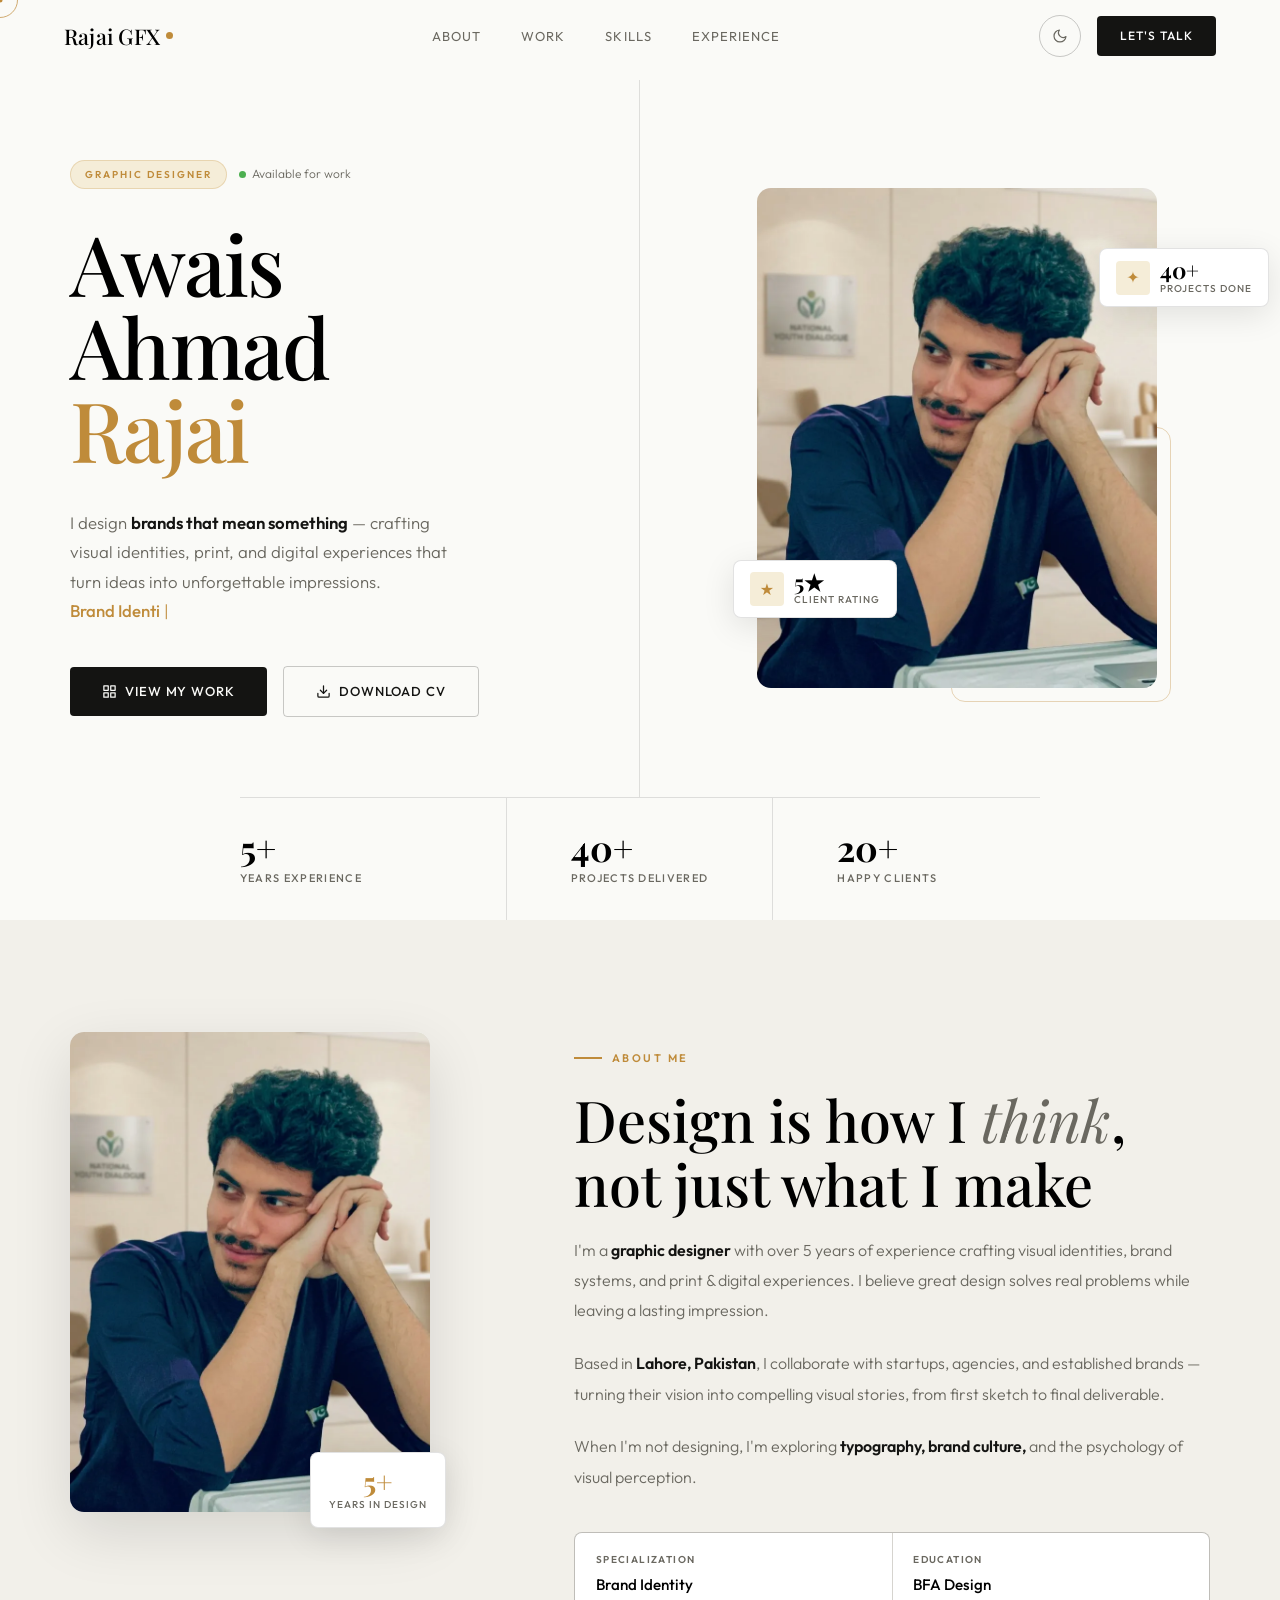
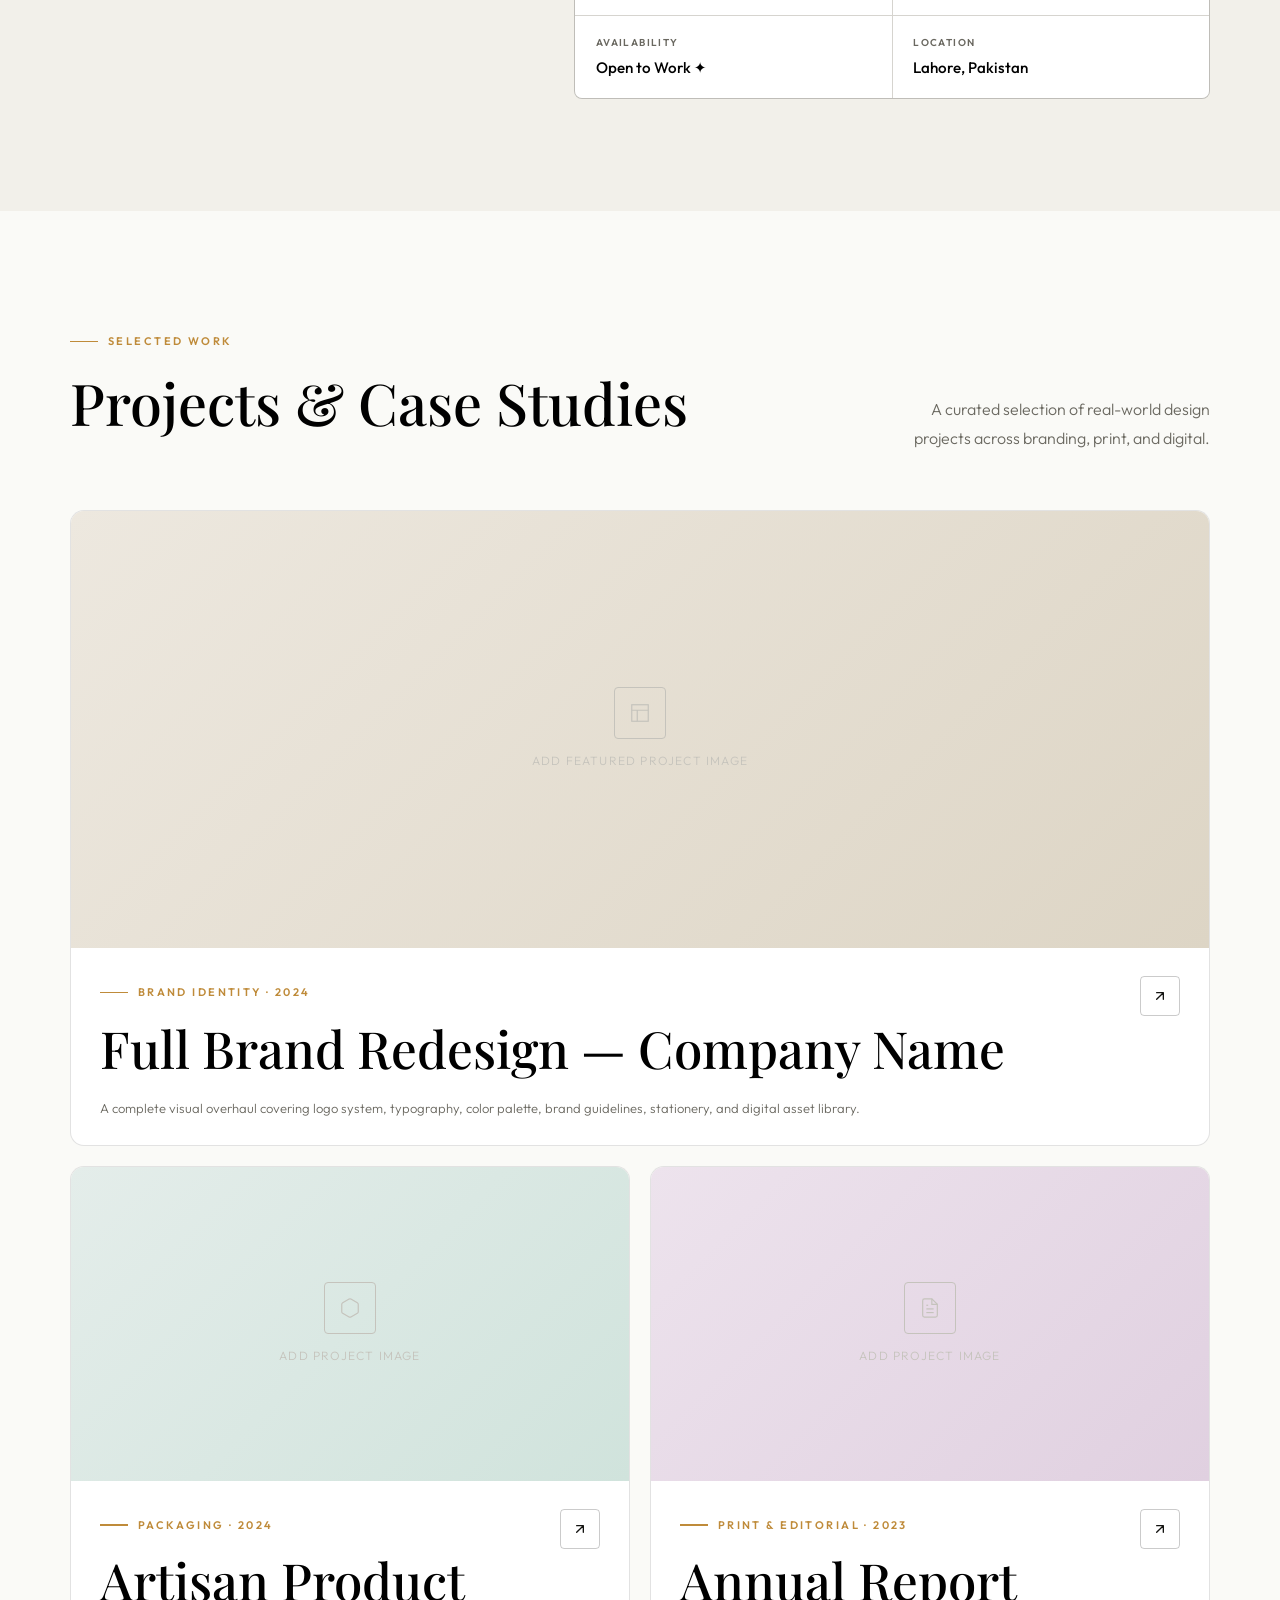
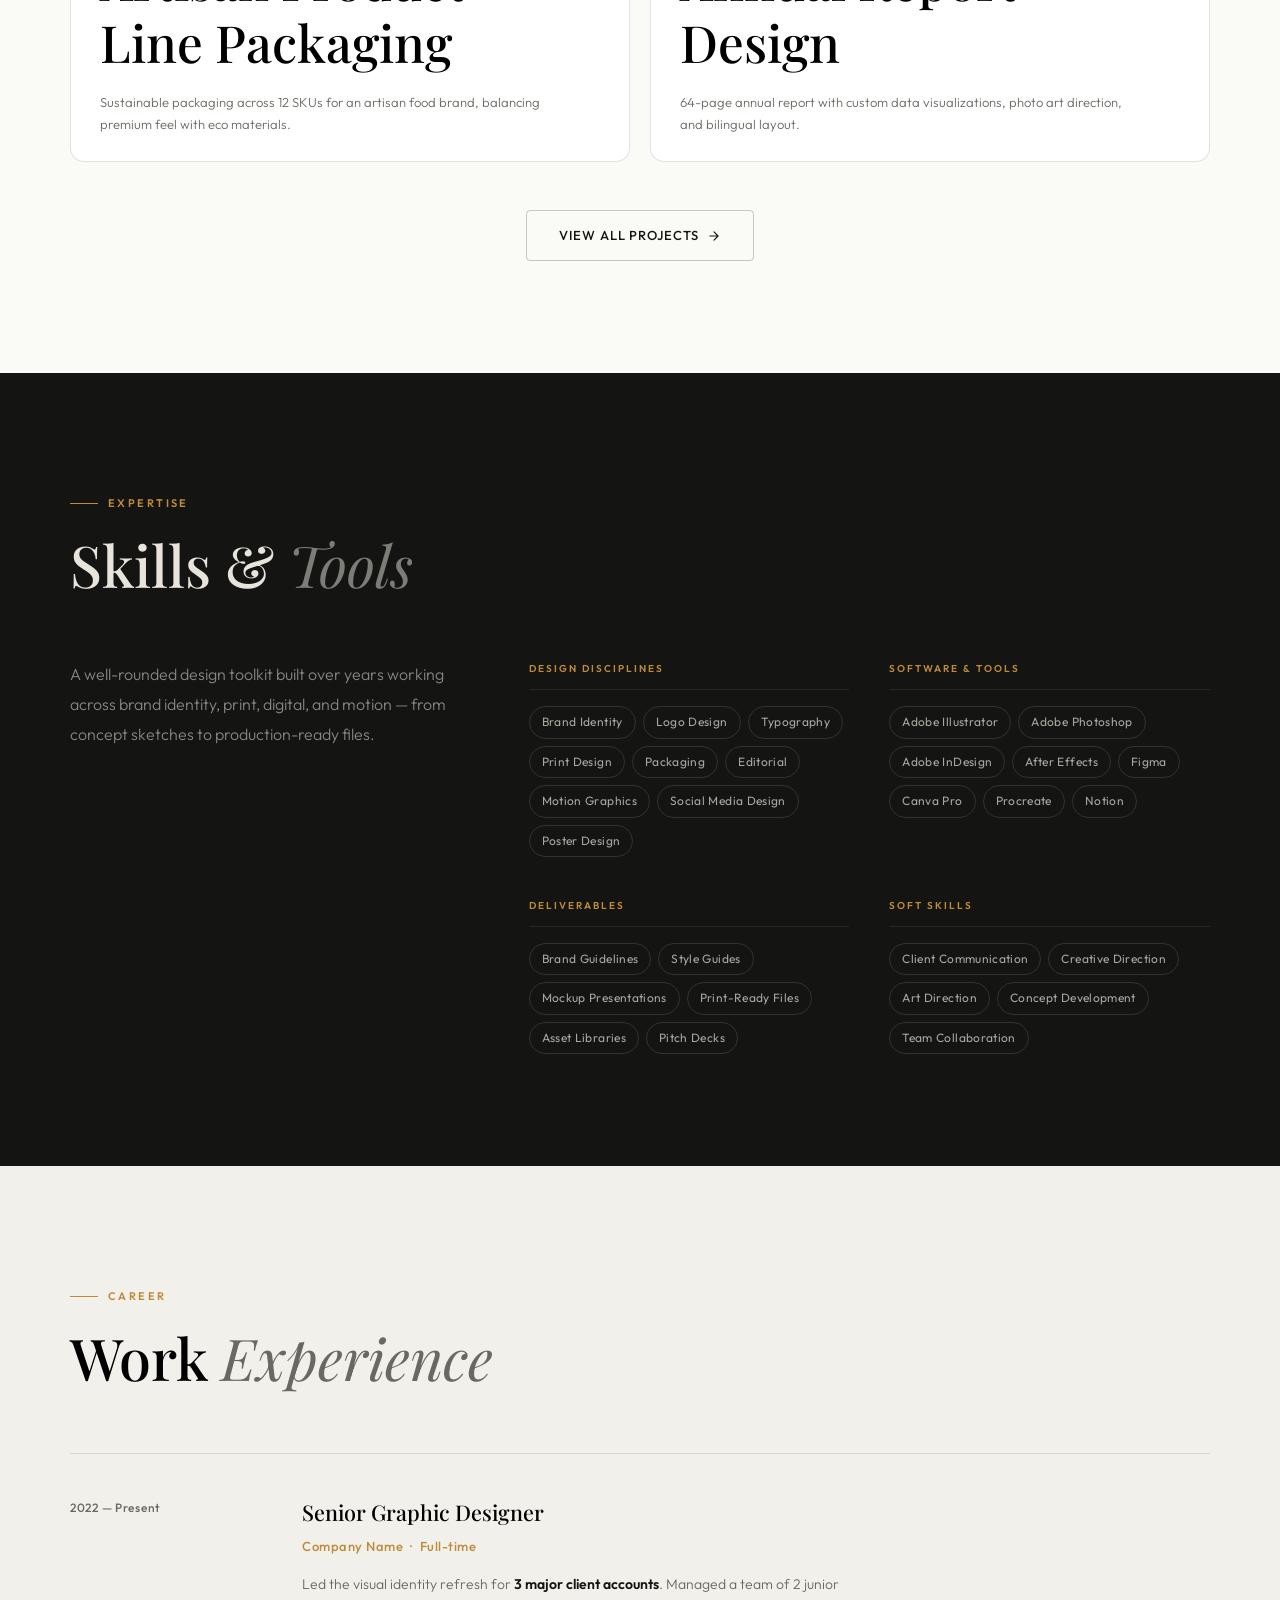
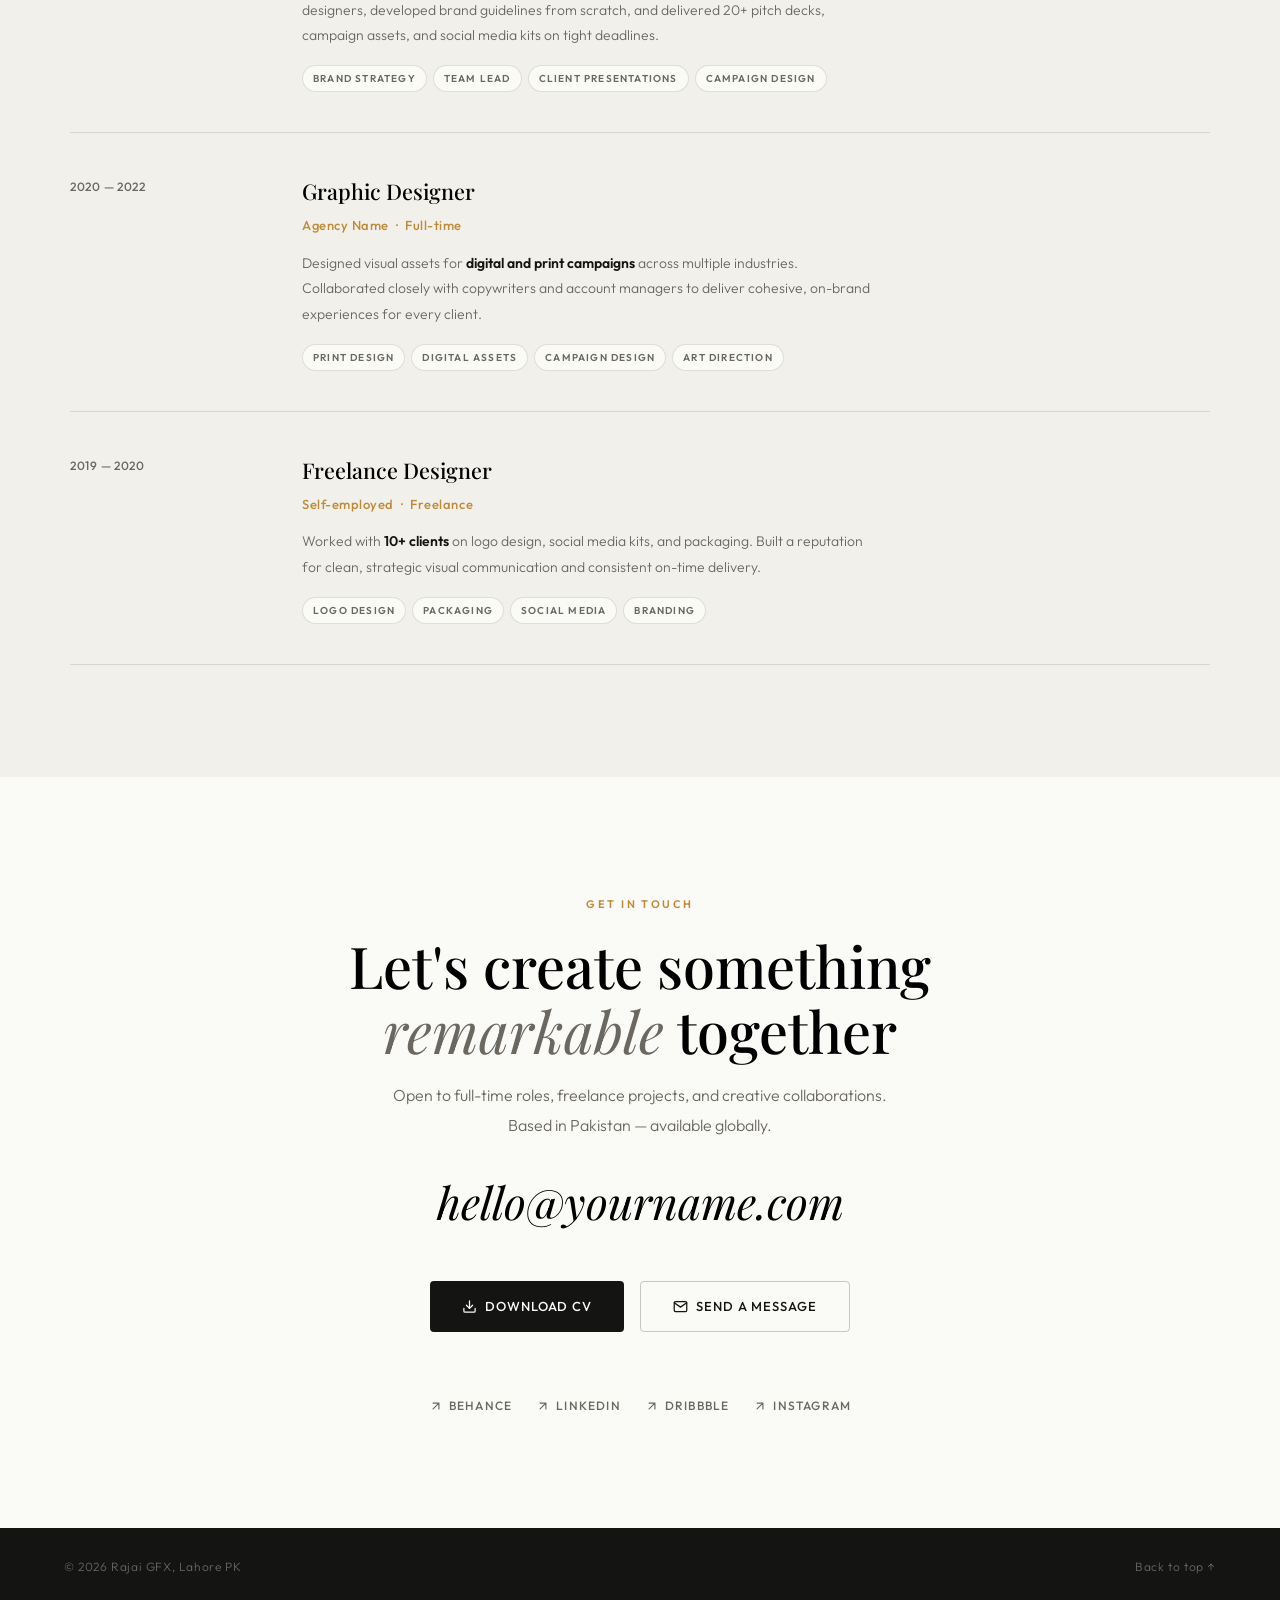
<file: index.html>
<!DOCTYPE html>
<html lang="en" data-theme="light">
<head>
  <meta charset="UTF-8" />
  <meta name="viewport" content="width=device-width, initial-scale=1.0" />
  <meta name="description" content="Portfolio of Rajai GFX — Graphic Designer specializing in Brand Identity, Print & Digital Design." />
  <title>Rajai GFX</title>
  <link rel="stylesheet" href="css/style.css" />
  <!-- Theme applied before paint to avoid flash -->
  <script>
    (function() {
      var saved = localStorage.getItem('portfolio-theme');
      var theme = saved || (window.matchMedia('(prefers-color-scheme: dark)').matches ? 'dark' : 'light');
      document.documentElement.setAttribute('data-theme', theme);
    })();
  </script>
</head>
<body>

  <!-- ── CUSTOM CURSOR ── -->
  <div class="cursor-ring" id="cursor-ring"></div>
  <div class="cursor-dot"  id="cursor-dot"></div>

  <!-- ── MOBILE NAV DRAWER ── -->
  <div class="mobile-nav" id="mobile-nav" role="dialog" aria-label="Navigation Menu">
    <a href="#about">About</a>
    <a href="#projects">Work</a>
    <a href="#skills">Skills</a>
    <a href="#experience">Experience</a>
    <a href="#contact">Contact</a>
  </div>

  <!-- ════════════════════════════════
       NAVBAR
  ════════════════════════════════ -->
  <nav id="navbar" role="navigation" aria-label="Main Navigation">
    <a href="#hero" class="nav-logo">
      Rajai GFX <span class="nav-logo-dot"></span>
    </a>

    <ul class="nav-links">
      <li><a href="#about">About</a></li>
      <li><a href="#projects">Work</a></li>
      <li><a href="#skills">Skills</a></li>
      <li><a href="#experience">Experience</a></li>
    </ul>

    <div class="nav-right">
      <!-- Dark / Light Toggle -->
      <button class="theme-toggle" id="theme-toggle" aria-label="Toggle dark and light mode">
        <!-- Sun icon (shown in dark mode to switch to light) -->
        <svg class="icon-sun" xmlns="http://www.w3.org/2000/svg" width="17" height="17"
          viewBox="0 0 24 24" fill="none" stroke="currentColor" stroke-width="1.8"
          stroke-linecap="round" stroke-linejoin="round">
          <circle cx="12" cy="12" r="5"/>
          <line x1="12" y1="1"  x2="12" y2="3"/>
          <line x1="12" y1="21" x2="12" y2="23"/>
          <line x1="4.22" y1="4.22"  x2="5.64" y2="5.64"/>
          <line x1="18.36" y1="18.36" x2="19.78" y2="19.78"/>
          <line x1="1"  y1="12" x2="3"  y2="12"/>
          <line x1="21" y1="12" x2="23" y2="12"/>
          <line x1="4.22" y1="19.78" x2="5.64" y2="18.36"/>
          <line x1="18.36" y1="5.64" x2="19.78" y2="4.22"/>
        </svg>
        <!-- Moon icon (shown in light mode to switch to dark) -->
        <svg class="icon-moon" xmlns="http://www.w3.org/2000/svg" width="16" height="16"
          viewBox="0 0 24 24" fill="none" stroke="currentColor" stroke-width="1.8"
          stroke-linecap="round" stroke-linejoin="round">
          <path d="M21 12.79A9 9 0 1 1 11.21 3 7 7 0 0 0 21 12.79z"/>
        </svg>
      </button>

      <a href="#contact" class="nav-cta">Let's Talk</a>

      <!-- Hamburger (mobile only) -->
      <button class="hamburger" id="hamburger" aria-label="Open navigation menu">
        <span></span>
        <span></span>
        <span></span>
      </button>
    </div>
  </nav>


  <!-- ════════════════════════════════
       HERO
  ════════════════════════════════ -->
  <section id="hero">
    <div class="hero-grid">

      <!-- Left: Content -->
      <div class="hero-content">
        <div class="hero-eyebrow">
          <span class="hero-badge">Graphic Designer</span>
          <span class="hero-available">
            <span class="hero-available-dot"></span>
            Available for work
          </span>
        </div>

        <h1 class="hero-name">
          Awais<br />
          Ahmad<br/>
          <span style="color:var(--accent);">Rajai</span>
        </h1>

        <p class="hero-role">
          <br/>I design <strong>brands that mean something</strong> —
          crafting visual identities, print, and digital experiences
          that turn ideas into unforgettable impressions.<br />
          <span id="hero-role-typed" style="color:var(--accent); font-weight:500;"></span>
          <span style="color:var(--accent); animation: blink 1s step-end infinite;">|</span>
        </p>

        <div class="hero-actions">
          <a href="projects/all-projects.html" class="btn-solid">
            <svg xmlns="http://www.w3.org/2000/svg" width="15" height="15" viewBox="0 0 24 24"
              fill="none" stroke="currentColor" stroke-width="2" stroke-linecap="round" stroke-linejoin="round">
              <rect x="3" y="3" width="7" height="7"/><rect x="14" y="3" width="7" height="7"/>
              <rect x="14" y="14" width="7" height="7"/><rect x="3" y="14" width="7" height="7"/>
            </svg>
            View My Work
          </a>
          <a href="YOUR_CV_LINK_HERE" class="btn-outline" download>
            <svg xmlns="http://www.w3.org/2000/svg" width="15" height="15" viewBox="0 0 24 24"
              fill="none" stroke="currentColor" stroke-width="2" stroke-linecap="round" stroke-linejoin="round">
              <path d="M21 15v4a2 2 0 0 1-2 2H5a2 2 0 0 1-2-2v-4"/>
              <polyline points="7 10 12 15 17 10"/>
              <line x1="12" y1="15" x2="12" y2="3"/>
            </svg>
            Download CV
          </a>
        </div>
      </div>

      <!-- Right: Visual + floating chips -->
      <div class="hero-visual">
        <div class="hero-photo-frame">
          <!-- Floating chip: top right -->
          <div class="hero-chip hero-chip-top">
            <div class="chip-icon">✦</div>
            <div>
              <div class="chip-number">40+</div>
              <div class="chip-label">Projects Done</div>
            </div>
          </div>

          <!-- Photo box -->
          <div class="hero-photo-box">
            <img src="images/hero-img.webp" alt="Rajai's Image" style="width:100%;height:100%;object-fit:cover;">
          </div>

          <!-- Floating chip: bottom left -->
          <div class="hero-chip hero-chip-bottom">
            <div class="chip-icon">★</div>
            <div>
              <div class="chip-number">5★</div>
              <div class="chip-label">Client Rating</div>
            </div>
          </div>
        </div>
      </div>

    </div><!-- /.hero-grid -->

    <!-- Stats strip below grid -->
    <div class="hero-stats">
      <div class="hero-stat-item">
        <div class="stat-number" data-target="5" data-suffix="+">0+</div>
        <div class="stat-label">Years Experience</div>
      </div>
      <div class="hero-stat-item">
        <div class="stat-number" data-target="40" data-suffix="+">0+</div>
        <div class="stat-label">Projects Delivered</div>
      </div>
      <div class="hero-stat-item">
        <div class="stat-number" data-target="20" data-suffix="+">0+</div>
        <div class="stat-label">Happy Clients</div>
      </div>
    </div>
  </section>


  <!-- ════════════════════════════════
       ABOUT
  ════════════════════════════════ -->
  <section id="about">
    <div class="container">
      <div class="about-grid">

        <!-- Photo -->
        <div class="about-photo-wrap reveal">
          <div class="about-photo-img">
            <img src="images/hero-img.webp" alt="Rajai's Image" style="width:100%;height:100%;object-fit:cover;">
          </div>
          <div class="about-photo-badge">
            <div class="big-num">5+</div>
            <div class="small-label">Years in Design</div>
          </div>
        </div>

        <!-- Text -->
        <div class="about-text-block">
          <div class="section-eyebrow reveal">About Me</div>
          <h2 class="section-heading reveal">
            Design is how I <em>think</em>,<br />not just what I make
          </h2>

          <p class="about-para reveal">
            I'm a <strong>graphic designer</strong> with over 5 years of experience crafting
            visual identities, brand systems, and print &amp; digital experiences.
            I believe great design solves real problems while leaving a lasting impression.
          </p>
          <p class="about-para reveal">
            Based in <strong>Lahore, Pakistan</strong>, I collaborate with startups, agencies, and
            established brands — turning their vision into compelling visual stories,
            from first sketch to final deliverable.
          </p>
          <p class="about-para reveal">
            When I'm not designing, I'm exploring <strong>typography, brand culture,</strong>
            and the psychology of visual perception.
          </p>

          <div class="about-highlights reveal-group">
            <div class="about-highlight reveal">
              <div class="ah-label">Specialization</div>
              <div class="ah-value">Brand Identity</div>
            </div>
            <div class="about-highlight reveal">
              <div class="ah-label">Education</div>
              <div class="ah-value">BFA Design</div>
            </div>
            <div class="about-highlight reveal">
              <div class="ah-label">Availability</div>
              <div class="ah-value">Open to Work ✦</div>
            </div>
            <div class="about-highlight reveal">
              <div class="ah-label">Location</div>
              <div class="ah-value">Lahore, Pakistan</div>
            </div>
          </div>
        </div>

      </div>
    </div>
  </section>


  <!-- ════════════════════════════════
       PROJECTS
  ════════════════════════════════ -->
  <section id="projects">
    <div class="container">
      <div class="projects-header">
        <div>
          <div class="section-eyebrow reveal">Selected Work</div>
          <h2 class="section-heading reveal">Projects &amp; Case Studies</h2>
        </div>
        <p class="section-sub reveal" style="max-width:320px; text-align:right;">
          A curated selection of real-world design projects across branding, print, and digital.
        </p>
      </div>

      <div class="projects-grid reveal-group">

        <!-- ── FEATURED PROJECT ── -->
        <div class="project-card project-card-featured reveal">
          <div class="project-thumb">
            <!-- REPLACE with: <img src="images/project1.jpg" alt="Project 1"> -->
            <div class="project-thumb-inner" style="background:linear-gradient(135deg,#EDE8DF,#DDD5C5);">
              <div class="project-thumb-icon">
                <svg xmlns="http://www.w3.org/2000/svg" width="22" height="22" viewBox="0 0 24 24"
                  fill="none" stroke="currentColor" stroke-width="1.3">
                  <rect x="3" y="3" width="18" height="18"/><path d="M3 9h18M9 21V9"/>
                </svg>
              </div>
              Add Featured Project Image
            </div>
            <div class="project-thumb-overlay"></div>
          </div>
          <div class="project-body">
            <div>
              <div class="project-category">Brand Identity · 2024</div>
              <div class="project-title">Full Brand Redesign — Company Name</div>
              <p class="project-desc">
                A complete visual overhaul covering logo system, typography, color palette,
                brand guidelines, stationery, and digital asset library.
              </p>
            </div>
            <div class="project-arrow-btn" aria-label="View project">
              <svg xmlns="http://www.w3.org/2000/svg" width="16" height="16" viewBox="0 0 24 24"
                fill="none" stroke="currentColor" stroke-width="2" stroke-linecap="round" stroke-linejoin="round">
                <path d="M7 17L17 7M7 7h10v10"/>
              </svg>
            </div>
          </div>
        </div>

        <!-- ── PROJECT 2 ── -->
        <div class="project-card reveal">
          <div class="project-thumb">
            <div class="project-thumb-inner" style="background:linear-gradient(135deg,#E4EDEA,#D0E3DC);">
              <div class="project-thumb-icon">
                <svg xmlns="http://www.w3.org/2000/svg" width="22" height="22" viewBox="0 0 24 24"
                  fill="none" stroke="currentColor" stroke-width="1.3">
                  <path d="M21 16V8a2 2 0 0 0-1-1.73l-7-4a2 2 0 0 0-2 0l-7 4A2 2 0 0 0 3 8v8a2 2 0 0 0 1 1.73l7 4a2 2 0 0 0 2 0l7-4A2 2 0 0 0 21 16z"/>
                </svg>
              </div>
              Add Project Image
            </div>
            <div class="project-thumb-overlay"></div>
          </div>
          <div class="project-body">
            <div>
              <div class="project-category">Packaging · 2024</div>
              <div class="project-title">Artisan Product Line Packaging</div>
              <p class="project-desc">Sustainable packaging across 12 SKUs for an artisan food brand, balancing premium feel with eco materials.</p>
            </div>
            <div class="project-arrow-btn" aria-label="View project">
              <svg xmlns="http://www.w3.org/2000/svg" width="16" height="16" viewBox="0 0 24 24"
                fill="none" stroke="currentColor" stroke-width="2" stroke-linecap="round" stroke-linejoin="round">
                <path d="M7 17L17 7M7 7h10v10"/>
              </svg>
            </div>
          </div>
        </div>

        <!-- ── PROJECT 3 ── -->
        <div class="project-card reveal">
          <div class="project-thumb">
            <div class="project-thumb-inner" style="background:linear-gradient(135deg,#EDE3ED,#E0D0E0);">
              <div class="project-thumb-icon">
                <svg xmlns="http://www.w3.org/2000/svg" width="22" height="22" viewBox="0 0 24 24"
                  fill="none" stroke="currentColor" stroke-width="1.3">
                  <path d="M14 2H6a2 2 0 0 0-2 2v16a2 2 0 0 0 2 2h12a2 2 0 0 0 2-2V8z"/>
                  <polyline points="14 2 14 8 20 8"/>
                  <line x1="16" y1="13" x2="8" y2="13"/>
                  <line x1="16" y1="17" x2="8" y2="17"/>
                  <polyline points="10 9 9 9 8 9"/>
                </svg>
              </div>
              Add Project Image
            </div>
            <div class="project-thumb-overlay"></div>
          </div>
          <div class="project-body">
            <div>
              <div class="project-category">Print &amp; Editorial · 2023</div>
              <div class="project-title">Annual Report Design</div>
              <p class="project-desc">64-page annual report with custom data visualizations, photo art direction, and bilingual layout.</p>
            </div>
            <div class="project-arrow-btn" aria-label="View project">
              <svg xmlns="http://www.w3.org/2000/svg" width="16" height="16" viewBox="0 0 24 24"
                fill="none" stroke="currentColor" stroke-width="2" stroke-linecap="round" stroke-linejoin="round">
                <path d="M7 17L17 7M7 7h10v10"/>
              </svg>
            </div>
          </div>
        </div>

      </div><!-- /.projects-grid -->

      <div class="projects-more-action reveal">
        <a href="projects/all-projects.html" class="btn-outline">
          View All Projects
          <svg xmlns="http://www.w3.org/2000/svg" width="14" height="14" viewBox="0 0 24 24"
            fill="none" stroke="currentColor" stroke-width="2" stroke-linecap="round" stroke-linejoin="round">
            <path d="M5 12h14M12 5l7 7-7 7"/>
          </svg>
        </a>
      </div>

    </div>
  </section>


  <!-- ════════════════════════════════
       SKILLS
  ════════════════════════════════ -->
  <section id="skills">
    <div class="container">
      <div class="section-eyebrow reveal">Expertise</div>
      <h2 class="section-heading reveal">Skills &amp; <em>Tools</em></h2>

      <div class="skills-layout">
        <div class="skills-intro-block">
          <p class="section-sub reveal" style="color:rgba(232,228,220,0.55);">
            A well-rounded design toolkit built over years working across brand identity,
            print, digital, and motion — from concept sketches to production-ready files.
          </p>
        </div>

        <div class="skills-tool-grid reveal-group">

          <div class="reveal">
            <div class="skill-group-title">Design Disciplines</div>
            <div class="skill-tags">
              <span class="skill-tag">Brand Identity</span>
              <span class="skill-tag">Logo Design</span>
              <span class="skill-tag">Typography</span>
              <span class="skill-tag">Print Design</span>
              <span class="skill-tag">Packaging</span>
              <span class="skill-tag">Editorial</span>
              <span class="skill-tag">Motion Graphics</span>
              <span class="skill-tag">Social Media Design</span>
              <span class="skill-tag">Poster Design</span>
            </div>
          </div>

          <div class="reveal">
            <div class="skill-group-title">Software &amp; Tools</div>
            <div class="skill-tags">
              <span class="skill-tag">Adobe Illustrator</span>
              <span class="skill-tag">Adobe Photoshop</span>
              <span class="skill-tag">Adobe InDesign</span>
              <span class="skill-tag">After Effects</span>
              <span class="skill-tag">Figma</span>
              <span class="skill-tag">Canva Pro</span>
              <span class="skill-tag">Procreate</span>
              <span class="skill-tag">Notion</span>
            </div>
          </div>

          <div class="reveal">
            <div class="skill-group-title">Deliverables</div>
            <div class="skill-tags">
              <span class="skill-tag">Brand Guidelines</span>
              <span class="skill-tag">Style Guides</span>
              <span class="skill-tag">Mockup Presentations</span>
              <span class="skill-tag">Print-Ready Files</span>
              <span class="skill-tag">Asset Libraries</span>
              <span class="skill-tag">Pitch Decks</span>
            </div>
          </div>

          <div class="reveal">
            <div class="skill-group-title">Soft Skills</div>
            <div class="skill-tags">
              <span class="skill-tag">Client Communication</span>
              <span class="skill-tag">Creative Direction</span>
              <span class="skill-tag">Art Direction</span>
              <span class="skill-tag">Concept Development</span>
              <span class="skill-tag">Team Collaboration</span>
            </div>
          </div>

        </div>
      </div>
    </div>
  </section>


  <!-- ════════════════════════════════
       EXPERIENCE
  ════════════════════════════════ -->
  <section id="experience">
    <div class="container">
      <div class="section-eyebrow reveal">Career</div>
      <h2 class="section-heading reveal">Work <em>Experience</em></h2>

      <div class="exp-list">

        <div class="exp-item reveal">
          <div class="exp-date">2022 — Present</div>
          <div>
            <div class="exp-role">Senior Graphic Designer</div>
            <div class="exp-company">Company Name &nbsp;·&nbsp; Full-time</div>
            <p class="exp-desc">
              Led the visual identity refresh for <strong>3 major client accounts</strong>.
              Managed a team of 2 junior designers, developed brand guidelines from scratch,
              and delivered 20+ pitch decks, campaign assets, and social media kits on tight deadlines.
            </p>
            <div class="exp-tags">
              <span class="exp-tag">Brand Strategy</span>
              <span class="exp-tag">Team Lead</span>
              <span class="exp-tag">Client Presentations</span>
              <span class="exp-tag">Campaign Design</span>
            </div>
          </div>
        </div>

        <div class="exp-item reveal">
          <div class="exp-date">2020 — 2022</div>
          <div>
            <div class="exp-role">Graphic Designer</div>
            <div class="exp-company">Agency Name &nbsp;·&nbsp; Full-time</div>
            <p class="exp-desc">
              Designed visual assets for <strong>digital and print campaigns</strong> across
              multiple industries. Collaborated closely with copywriters and account managers
              to deliver cohesive, on-brand experiences for every client.
            </p>
            <div class="exp-tags">
              <span class="exp-tag">Print Design</span>
              <span class="exp-tag">Digital Assets</span>
              <span class="exp-tag">Campaign Design</span>
              <span class="exp-tag">Art Direction</span>
            </div>
          </div>
        </div>

        <div class="exp-item reveal">
          <div class="exp-date">2019 — 2020</div>
          <div>
            <div class="exp-role">Freelance Designer</div>
            <div class="exp-company">Self-employed &nbsp;·&nbsp; Freelance</div>
            <p class="exp-desc">
              Worked with <strong>10+ clients</strong> on logo design, social media kits, and
              packaging. Built a reputation for clean, strategic visual communication
              and consistent on-time delivery.
            </p>
            <div class="exp-tags">
              <span class="exp-tag">Logo Design</span>
              <span class="exp-tag">Packaging</span>
              <span class="exp-tag">Social Media</span>
              <span class="exp-tag">Branding</span>
            </div>
          </div>
        </div>

      </div>
    </div>
  </section>


  <!-- ════════════════════════════════
       CONTACT
  ════════════════════════════════ -->
  <section id="contact">
    <div class="container">
      <div class="section-eyebrow reveal">Get In Touch</div>
      <h2 class="section-heading reveal" style="text-align:center;">
        Let's create something<br /><em>remarkable</em> together
      </h2>
      <p class="section-sub reveal" style="text-align:center; margin: 0.75rem auto 0;">
        Open to full-time roles, freelance projects, and creative collaborations.
        Based in Pakistan — available globally.
      </p>

      <a href="mailto:hello@yourname.com" class="contact-email-link reveal">
        hello@yourname.com
      </a>

      <div class="contact-actions reveal">
        <a href="YOUR_CV_LINK_HERE" class="btn-solid" download>
          <svg xmlns="http://www.w3.org/2000/svg" width="15" height="15" viewBox="0 0 24 24"
            fill="none" stroke="currentColor" stroke-width="2" stroke-linecap="round" stroke-linejoin="round">
            <path d="M21 15v4a2 2 0 0 1-2 2H5a2 2 0 0 1-2-2v-4"/>
            <polyline points="7 10 12 15 17 10"/>
            <line x1="12" y1="15" x2="12" y2="3"/>
          </svg>
          Download CV
        </a>
        <a href="mailto:hello@yourname.com" class="btn-outline">
          <svg xmlns="http://www.w3.org/2000/svg" width="15" height="15" viewBox="0 0 24 24"
            fill="none" stroke="currentColor" stroke-width="2" stroke-linecap="round" stroke-linejoin="round">
            <path d="M4 4h16c1.1 0 2 .9 2 2v12c0 1.1-.9 2-2 2H4c-1.1 0-2-.9-2-2V6c0-1.1.9-2 2-2z"/>
            <polyline points="22,6 12,13 2,6"/>
          </svg>
          Send a Message
        </a>
      </div>

      <div class="socials reveal">
        <a href="https://behance.net/yourprofile" class="social-link" target="_blank" rel="noopener">
          <svg xmlns="http://www.w3.org/2000/svg" width="14" height="14" viewBox="0 0 24 24"
            fill="none" stroke="currentColor" stroke-width="2" stroke-linecap="round" stroke-linejoin="round">
            <path d="M7 17L17 7M7 7h10v10"/>
          </svg>
          Behance
        </a>
        <a href="https://linkedin.com/in/yourprofile" class="social-link" target="_blank" rel="noopener">
          <svg xmlns="http://www.w3.org/2000/svg" width="14" height="14" viewBox="0 0 24 24"
            fill="none" stroke="currentColor" stroke-width="2" stroke-linecap="round" stroke-linejoin="round">
            <path d="M7 17L17 7M7 7h10v10"/>
          </svg>
          LinkedIn
        </a>
        <a href="https://dribbble.com/yourprofile" class="social-link" target="_blank" rel="noopener">
          <svg xmlns="http://www.w3.org/2000/svg" width="14" height="14" viewBox="0 0 24 24"
            fill="none" stroke="currentColor" stroke-width="2" stroke-linecap="round" stroke-linejoin="round">
            <path d="M7 17L17 7M7 7h10v10"/>
          </svg>
          Dribbble
        </a>
        <a href="https://instagram.com/yourprofile" class="social-link" target="_blank" rel="noopener">
          <svg xmlns="http://www.w3.org/2000/svg" width="14" height="14" viewBox="0 0 24 24"
            fill="none" stroke="currentColor" stroke-width="2" stroke-linecap="round" stroke-linejoin="round">
            <path d="M7 17L17 7M7 7h10v10"/>
          </svg>
          Instagram
        </a>
      </div>

    </div>
  </section>


  <!-- ════════════════════════════════
       FOOTER
  ════════════════════════════════ -->
  <footer>
    <span>© <span id="footer-year"></span> Rajai GFX, Lahore PK</span>
    <a href="#hero">Back to top ↑</a>
  </footer>

  <style>
    @keyframes blink {
      0%, 100% { opacity: 1; }
      50%       { opacity: 0; }
    }
  </style>

  <script src="js/main.js"></script>
</body>
</html>
</file>
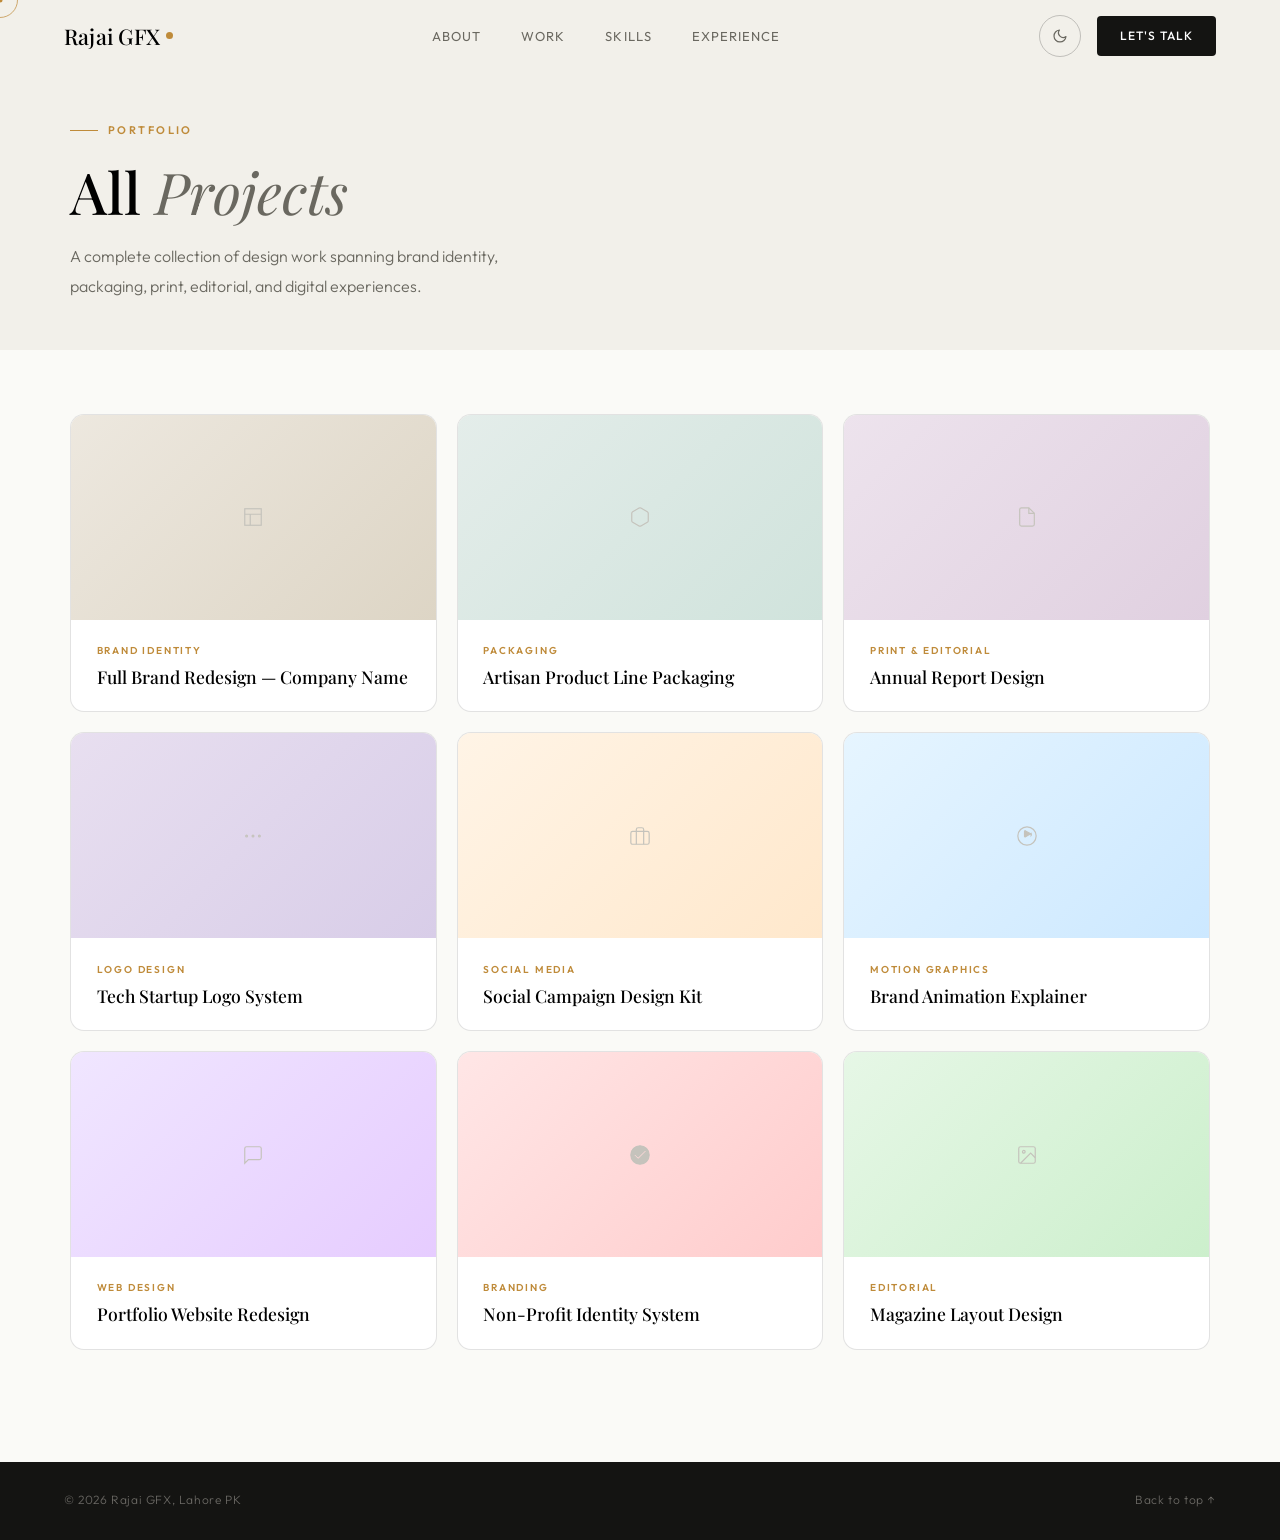
<file: projects/all-projects.html>
<!DOCTYPE html>
<html lang="en" data-theme="light">
<head>
  <meta charset="UTF-8" />
  <meta name="viewport" content="width=device-width, initial-scale=1.0" />
  <meta name="description" content="All Projects — Rajai GFX. Complete portfolio of graphic design work across branding, print, and digital." />
  <title>Projects — Rajai GFX</title>
  <link rel="stylesheet" href="../css/style.css" />
  <script>
    (function() {
      var saved = localStorage.getItem('portfolio-theme');
      var theme = saved || (window.matchMedia('(prefers-color-scheme: dark)').matches ? 'dark' : 'light');
      document.documentElement.setAttribute('data-theme', theme);
    })();
  </script>
</head>
<body>

  <!-- ── CUSTOM CURSOR ── -->
  <div class="cursor-ring" id="cursor-ring"></div>
  <div class="cursor-dot" id="cursor-dot"></div>

  <!-- ── MOBILE NAV DRAWER ── -->
  <div class="mobile-nav" id="mobile-nav" role="dialog" aria-label="Navigation Menu">
    <a href="../#about">About</a>
    <a href="../projects/all-projects.html">Work</a>
    <a href="../#skills">Skills</a>
    <a href="../#experience">Experience</a>
    <a href="../#contact">Contact</a>
  </div>

  <!-- ════════════════════════════════
       NAVBAR
  ════════════════════════════════ -->
  <nav id="navbar" role="navigation" aria-label="Main Navigation">
    <a href="../" class="nav-logo">
      Rajai GFX <span class="nav-logo-dot"></span>
    </a>

    <ul class="nav-links">
      <li><a href="../#about">About</a></li>
      <li><a href="../projects/all-projects.html">Work</a></li>
      <li><a href="../#skills">Skills</a></li>
      <li><a href="../#experience">Experience</a></li>
    </ul>

    <div class="nav-right">
      <!-- Dark / Light Toggle -->
      <button class="theme-toggle" id="theme-toggle" aria-label="Toggle dark and light mode">
        <svg class="icon-sun" xmlns="http://www.w3.org/2000/svg" width="17" height="17"
          viewBox="0 0 24 24" fill="none" stroke="currentColor" stroke-width="1.8"
          stroke-linecap="round" stroke-linejoin="round">
          <circle cx="12" cy="12" r="5"/>
          <line x1="12" y1="1"  x2="12" y2="3"/>
          <line x1="12" y1="21" x2="12" y2="23"/>
          <line x1="4.22" y1="4.22"  x2="5.64" y2="5.64"/>
          <line x1="18.36" y1="18.36" x2="19.78" y2="19.78"/>
          <line x1="1"  y1="12" x2="3"  y2="12"/>
          <line x1="21" y1="12" x2="23" y2="12"/>
          <line x1="4.22" y1="19.78" x2="5.64" y2="18.36"/>
          <line x1="18.36" y1="5.64" x2="19.78" y2="4.22"/>
        </svg>
        <svg class="icon-moon" xmlns="http://www.w3.org/2000/svg" width="16" height="16"
          viewBox="0 0 24 24" fill="none" stroke="currentColor" stroke-width="1.8"
          stroke-linecap="round" stroke-linejoin="round">
          <path d="M21 12.79A9 9 0 1 1 11.21 3 7 7 0 0 0 21 12.79z"/>
        </svg>
      </button>

      <a href="../#contact" class="nav-cta">Let's Talk</a>

      <!-- Hamburger (mobile only) -->
      <button class="hamburger" id="hamburger" aria-label="Open navigation menu">
        <span></span>
        <span></span>
        <span></span>
      </button>
    </div>
  </nav>


  <!-- ════════════════════════════════
       PAGE HEADER
  ════════════════════════════════ -->
  <section id="projects-page-header">
    <div class="container">
      <div class="section-eyebrow reveal">Portfolio</div>
      <h1 class="section-heading reveal">
        All <em>Projects</em>
      </h1>
      <p class="section-sub reveal" style="max-width:500px;">
        A complete collection of design work spanning brand identity, packaging, print, editorial, and digital experiences.
      </p>
    </div>
  </section>


  <!-- ════════════════════════════════
       PROJECTS GRID
  ════════════════════════════════ -->
  <section id="projects-grid-section">
    <div class="container">
      <div class="projects-all-grid reveal-group">

        <!-- Project 1 -->
        <a href="project-1/project-1-brand-redesign.html" class="project-card-grid reveal">
          <div class="project-grid-thumb">
            <div class="project-grid-thumb-inner" style="background:linear-gradient(135deg,#EDE8DF,#DDD5C5);">
              <svg xmlns="http://www.w3.org/2000/svg" width="22" height="22" viewBox="0 0 24 24"
                fill="none" stroke="currentColor" stroke-width="1.3">
                <rect x="3" y="3" width="18" height="18"/><path d="M3 9h18M9 21V9"/>
              </svg>
            </div>
          </div>
          <div class="project-grid-info">
            <div class="project-grid-category">Brand Identity</div>
            <div class="project-grid-title">Full Brand Redesign — Company Name</div>
          </div>
        </a>

        <!-- Project 2 -->
        <a href="project-2/project-2-packaging-design.html" class="project-card-grid reveal">
          <div class="project-grid-thumb">
            <div class="project-grid-thumb-inner" style="background:linear-gradient(135deg,#E4EDEA,#D0E3DC);">
              <svg xmlns="http://www.w3.org/2000/svg" width="22" height="22" viewBox="0 0 24 24"
                fill="none" stroke="currentColor" stroke-width="1.3">
                <path d="M21 16V8a2 2 0 0 0-1-1.73l-7-4a2 2 0 0 0-2 0l-7 4A2 2 0 0 0 3 8v8a2 2 0 0 0 1 1.73l7 4a2 2 0 0 0 2 0l7-4A2 2 0 0 0 21 16z"/>
              </svg>
            </div>
          </div>
          <div class="project-grid-info">
            <div class="project-grid-category">Packaging</div>
            <div class="project-grid-title">Artisan Product Line Packaging</div>
          </div>
        </a>

        <!-- Project 3 -->
        <a href="project-3/project-3-annual-report.html" class="project-card-grid reveal">
          <div class="project-grid-thumb">
            <div class="project-grid-thumb-inner" style="background:linear-gradient(135deg,#EDE3ED,#E0D0E0);">
              <svg xmlns="http://www.w3.org/2000/svg" width="22" height="22" viewBox="0 0 24 24"
                fill="none" stroke="currentColor" stroke-width="1.3">
                <path d="M14 2H6a2 2 0 0 0-2 2v16a2 2 0 0 0 2 2h12a2 2 0 0 0 2-2V8z"/>
                <polyline points="14 2 14 8 20 8"/>
              </svg>
            </div>
          </div>
          <div class="project-grid-info">
            <div class="project-grid-category">Print &amp; Editorial</div>
            <div class="project-grid-title">Annual Report Design</div>
          </div>
        </a>

        <!-- Project 4 -->
        <a href="project-4/project-4-logo-system.html" class="project-card-grid reveal">
          <div class="project-grid-thumb">
            <div class="project-grid-thumb-inner" style="background:linear-gradient(135deg,#E8DFF0,#D8CDE8);">
              <svg xmlns="http://www.w3.org/2000/svg" width="22" height="22" viewBox="0 0 24 24"
                fill="none" stroke="currentColor" stroke-width="1.3">
                <circle cx="12" cy="12" r="1"/><circle cx="19" cy="12" r="1"/><circle cx="5" cy="12" r="1"/>
              </svg>
            </div>
          </div>
          <div class="project-grid-info">
            <div class="project-grid-category">Logo Design</div>
            <div class="project-grid-title">Tech Startup Logo System</div>
          </div>
        </a>

        <!-- Project 5 -->
        <a href="project-5/project-5-social-campaign.html" class="project-card-grid reveal">
          <div class="project-grid-thumb">
            <div class="project-grid-thumb-inner" style="background:linear-gradient(135deg,#FFF4E6,#FFE8CC);">
              <svg xmlns="http://www.w3.org/2000/svg" width="22" height="22" viewBox="0 0 24 24"
                fill="none" stroke="currentColor" stroke-width="1.3">
                <rect x="2" y="7" width="20" height="14" rx="2" ry="2"/><path d="M16 21V5a2 2 0 0 0-2-2h-4a2 2 0 0 0-2 2v16"/>
              </svg>
            </div>
          </div>
          <div class="project-grid-info">
            <div class="project-grid-category">Social Media</div>
            <div class="project-grid-title">Social Campaign Design Kit</div>
          </div>
        </a>

        <!-- Project 6 -->
        <a href="project-6/project-6-motion-graphics.html" class="project-card-grid reveal">
          <div class="project-grid-thumb">
            <div class="project-grid-thumb-inner" style="background:linear-gradient(135deg,#E6F5FF,#CCE8FF);">
              <svg xmlns="http://www.w3.org/2000/svg" width="22" height="22" viewBox="0 0 24 24"
                fill="none" stroke="currentColor" stroke-width="1.3">
                <path d="M12 2C6.48 2 2 6.48 2 12s4.48 10 10 10 10-4.48 10-10S17.52 2 12 2z"/><path d="M16.51 9.35l-6.15 3.5a.72.72 0 0 1-1.08-.65V7.11c0-.67.73-1.11 1.08-.65l6.15 3.5c.36.2.36.92 0 1.39z" fill="currentColor"/>
              </svg>
            </div>
          </div>
          <div class="project-grid-info">
            <div class="project-grid-category">Motion Graphics</div>
            <div class="project-grid-title">Brand Animation Explainer</div>
          </div>
        </a>

        <!-- Project 7 -->
        <a href="project-7/project-7-portfolio-website.html" class="project-card-grid reveal">
          <div class="project-grid-thumb">
            <div class="project-grid-thumb-inner" style="background:linear-gradient(135deg,#F0E6FF,#E6CCFF);">
              <svg xmlns="http://www.w3.org/2000/svg" width="22" height="22" viewBox="0 0 24 24"
                fill="none" stroke="currentColor" stroke-width="1.3">
                <path d="M21 15a2 2 0 0 1-2 2H7l-4 4V5a2 2 0 0 1 2-2h14a2 2 0 0 1 2 2z"/>
              </svg>
            </div>
          </div>
          <div class="project-grid-info">
            <div class="project-grid-category">Web Design</div>
            <div class="project-grid-title">Portfolio Website Redesign</div>
          </div>
        </a>

        <!-- Project 8 -->
        <a href="project-8/project-8-nonprofit-identity.html" class="project-card-grid reveal">
          <div class="project-grid-thumb">
            <div class="project-grid-thumb-inner" style="background:linear-gradient(135deg,#FFE6E6,#FFCCCC);">
              <svg xmlns="http://www.w3.org/2000/svg" width="22" height="22" viewBox="0 0 24 24"
                fill="none" stroke="currentColor" stroke-width="1.3">
                <path d="M12 2C6.48 2 2 6.48 2 12s4.48 10 10 10 10-4.48 10-10S17.52 2 12 2zm-2 15l-5-5 1.41-1.41L10 14.17l7.59-7.59L19 8l-9 9z" fill="currentColor"/>
              </svg>
            </div>
          </div>
          <div class="project-grid-info">
            <div class="project-grid-category">Branding</div>
            <div class="project-grid-title">Non-Profit Identity System</div>
          </div>
        </a>

        <!-- Project 9 -->
        <a href="project-9/project-9-magazine-layout.html" class="project-card-grid reveal">
          <div class="project-grid-thumb">
            <div class="project-grid-thumb-inner" style="background:linear-gradient(135deg,#E6F7E6,#CCEFCC);">
              <svg xmlns="http://www.w3.org/2000/svg" width="22" height="22" viewBox="0 0 24 24"
                fill="none" stroke="currentColor" stroke-width="1.3">
                <rect x="3" y="3" width="18" height="18" rx="2" ry="2"/><circle cx="8.5" cy="8.5" r="1.5"/><polyline points="21 15 16 10 5 21"/>
              </svg>
            </div>
          </div>
          <div class="project-grid-info">
            <div class="project-grid-category">Editorial</div>
            <div class="project-grid-title">Magazine Layout Design</div>
          </div>
        </a>

      </div><!-- /.projects-all-grid -->
    </div>
  </section>


  <!-- ════════════════════════════════
       FOOTER
  ════════════════════════════════ -->
  <footer>
    <span>© <span id="footer-year"></span> Rajai GFX, Lahore PK</span>
    <a href="#projects-page-header">Back to top ↑</a>
  </footer>

  <script src="../js/main.js"></script>
</body>
</html>
</file>
<file: css/style.css>
/* ============================================================
   PORTFOLIO — style.css
   Designer: Rajai GFX
   Fonts: Playfair Display (serif) + Outfit (sans)
   ============================================================ */

/* ── GOOGLE FONTS ── */
@import url('https://fonts.googleapis.com/css2?family=Playfair+Display:ital,wght@0,400;0,500;0,700;1,400;1,500&family=Outfit:wght@300;400;500;600&display=swap');

/* ── CSS RESET ── */
*, *::before, *::after {
  box-sizing: border-box;
  margin: 0;
  padding: 0;
}

/* ── CSS VARIABLES — LIGHT MODE ── */
:root {
  --bg-primary:    #FAFAF7;
  --bg-secondary:  #F2F0EA;
  --bg-card:       #FFFFFF;
  --bg-dark:       #141412;
  --ink:           #141412;
  --ink-strong:    #000000;
  --ink-muted:     #6A6860;
  --ink-faint:     #C5C3BC;
  --accent:        #BF8B3A;
  --accent-hover:  #A37530;
  --accent-light:  #F5EDD8;
  --border:        rgba(20, 20, 18, 0.12);
  --border-strong: rgba(20, 20, 18, 0.22);

  --serif: 'Playfair Display', Georgia, serif;
  --sans:  'Outfit', system-ui, sans-serif;

  --radius-sm: 4px;
  --radius-md: 8px;
  --radius-lg: 14px;

  --shadow-sm: 0 2px 12px rgba(0,0,0,0.06);
  --shadow-md: 0 8px 32px rgba(0,0,0,0.10);
  --shadow-lg: 0 20px 60px rgba(0,0,0,0.12);

  --transition: 0.3s cubic-bezier(0.25, 0.46, 0.45, 0.94);
  --transition-fast: 0.18s ease;
}

/* ── DARK MODE VARIABLES ── */
[data-theme="dark"] {
  --bg-primary:    #111110;
  --bg-secondary:  #1A1918;
  --bg-card:       #1E1D1B;
  --bg-dark:       #0A0A09;
  --ink:           #E8E4DC;
  --ink-strong:    #F5F2EC;
  --ink-muted:     #9A9790;
  --ink-faint:     #3A3936;
  --accent:        #D4A052;
  --accent-hover:  #E8B866;
  --accent-light:  #2A2218;
  --border:        rgba(232, 228, 220, 0.10);
  --border-strong: rgba(232, 228, 220, 0.20);

  --shadow-sm: 0 2px 12px rgba(0,0,0,0.30);
  --shadow-md: 0 8px 32px rgba(0,0,0,0.40);
  --shadow-lg: 0 20px 60px rgba(0,0,0,0.50);
}

/* ── BASE ── */
html {
  scroll-behavior: smooth;
  font-size: 16px;
}

body {
  background-color: var(--bg-primary);
  color: var(--ink);
  font-family: var(--sans);
  font-weight: 300;
  line-height: 1.7;
  transition: background-color 0.4s var(--transition), color 0.4s var(--transition);
  overflow-x: hidden;
  cursor: none;
}

img {
  max-width: 100%;
  display: block;
}

a {
  text-decoration: none;
  color: inherit;
}

/* ── CUSTOM CURSOR ── */
.cursor-ring {
  position: fixed;
  top: 0; left: 0;
  width: 36px;
  height: 36px;
  border: 1.5px solid var(--accent);
  border-radius: 50%;
  pointer-events: none;
  z-index: 9999;
  transform: translate(-50%, -50%);
  transition: width 0.25s, height 0.25s, background 0.2s, opacity 0.2s;
  opacity: 0.7;
}
.cursor-dot {
  position: fixed;
  top: 0; left: 0;
  width: 5px;
  height: 5px;
  background: var(--accent);
  border-radius: 50%;
  pointer-events: none;
  z-index: 9999;
  transform: translate(-50%, -50%);
}
.cursor-ring.hovering {
  width: 56px;
  height: 56px;
  background: rgba(191, 139, 58, 0.10);
  opacity: 1;
}

/* ── NAV ── */
#navbar {
  position: fixed;
  top: 0; left: 0; right: 0;
  z-index: 500;
  padding: 0 5vw;
  height: 72px;
  display: flex;
  align-items: center;
  justify-content: space-between;
  background: transparent;
  transition: background var(--transition), box-shadow var(--transition), height var(--transition);
}

#navbar.scrolled {
  background: var(--bg-primary);
  box-shadow: var(--shadow-sm);
  height: 62px;
}

.nav-logo {
  font-family: var(--serif);
  font-size: 1.35rem;
  font-weight: 500;
  color: var(--ink-strong);
  letter-spacing: 0.01em;
  display: flex;
  align-items: center;
  gap: 6px;
}

.nav-logo-dot {
  width: 7px;
  height: 7px;
  background: var(--accent);
  border-radius: 50%;
  display: inline-block;
}

.nav-links {
  display: flex;
  align-items: center;
  gap: 2.5rem;
  list-style: none;
}

.nav-links a {
  font-size: 13px;
  font-weight: 400;
  letter-spacing: 0.08em;
  text-transform: uppercase;
  color: var(--ink-muted);
  position: relative;
  padding-bottom: 3px;
  transition: color var(--transition-fast);
  cursor: none;
}

.nav-links a::after {
  content: '';
  position: absolute;
  bottom: 0; left: 0;
  width: 0; height: 1px;
  background: var(--accent);
  transition: width var(--transition);
}

.nav-links a:hover,
.nav-links a.active {
  color: var(--ink);
}

.nav-links a:hover::after,
.nav-links a.active::after {
  width: 100%;
}

.nav-right {
  display: flex;
  align-items: center;
  gap: 1rem;
}

/* Theme toggle button */
.theme-toggle {
  width: 42px;
  height: 42px;
  border: 1px solid var(--border-strong);
  background: transparent;
  border-radius: 50%;
  cursor: none;
  display: flex;
  align-items: center;
  justify-content: center;
  color: var(--ink-muted);
  transition: all var(--transition-fast);
  position: relative;
  overflow: hidden;
}

.theme-toggle:hover {
  border-color: var(--accent);
  color: var(--accent);
}

.theme-toggle .icon-sun,
.theme-toggle .icon-moon {
  position: absolute;
  transition: transform 0.4s, opacity 0.4s;
  font-size: 16px;
}

[data-theme="dark"] .theme-toggle .icon-sun { transform: translateY(0); opacity: 1; }
[data-theme="dark"] .theme-toggle .icon-moon { transform: translateY(20px); opacity: 0; }
[data-theme="light"] .theme-toggle .icon-sun { transform: translateY(-20px); opacity: 0; }
[data-theme="light"] .theme-toggle .icon-moon { transform: translateY(0); opacity: 1; }

.nav-cta {
  font-size: 12px;
  font-weight: 500;
  letter-spacing: 0.1em;
  text-transform: uppercase;
  color: var(--bg-card);
  background: var(--ink);
  padding: 0.6rem 1.4rem;
  border-radius: var(--radius-sm);
  transition: background var(--transition-fast), transform var(--transition-fast);
}

.nav-cta:hover {
  background: var(--accent);
  transform: translateY(-1px);
}

/* Hamburger (mobile) */
.hamburger {
  display: none;
  flex-direction: column;
  gap: 5px;
  background: none;
  border: none;
  cursor: none;
  padding: 4px;
}

.hamburger span {
  display: block;
  width: 24px;
  height: 1.5px;
  background: var(--ink);
  transition: transform var(--transition), opacity var(--transition);
}

.hamburger.open span:nth-child(1) { transform: translateY(6.5px) rotate(45deg); }
.hamburger.open span:nth-child(2) { opacity: 0; }
.hamburger.open span:nth-child(3) { transform: translateY(-6.5px) rotate(-45deg); }

/* Mobile nav drawer */
.mobile-nav {
  display: none;
  position: fixed;
  inset: 0;
  z-index: 400;
  background: var(--bg-primary);
  flex-direction: column;
  align-items: center;
  justify-content: center;
  gap: 2.5rem;
  opacity: 0;
  pointer-events: none;
  transition: opacity var(--transition);
}

.mobile-nav.open {
  opacity: 1;
  pointer-events: all;
}

.mobile-nav a {
  font-family: var(--serif);
  font-size: 1.8rem;
  font-weight: 400;
  color: var(--ink);
  transition: color var(--transition-fast);
}

.mobile-nav a:hover { color: var(--accent); }

/* ── SECTION SHARED ── */
section {
  padding: 7rem 5vw;
}

.container {
  max-width: 1140px;
  margin: 0 auto;
}

.section-eyebrow {
  display: inline-flex;
  align-items: center;
  gap: 10px;
  font-size: 11px;
  font-weight: 600;
  letter-spacing: 0.22em;
  text-transform: uppercase;
  color: var(--accent);
  margin-bottom: 1.2rem;
}

.section-eyebrow::before {
  content: '';
  display: block;
  width: 28px;
  height: 1.5px;
  background: var(--accent);
  flex-shrink: 0;
}

.section-heading {
  font-family: var(--serif);
  font-size: clamp(2rem, 4.5vw, 3.6rem);
  font-weight: 500;
  line-height: 1.12;
  color: var(--ink-strong);
  margin-bottom: 1.2rem;
}

.section-heading em {
  font-style: italic;
  font-weight: 400;
  color: var(--ink-muted);
}

.section-sub {
  font-size: 1rem;
  color: var(--ink-muted);
  line-height: 1.85;
  max-width: 520px;
}

/* ── SCROLL REVEAL ── */
.reveal {
  opacity: 0;
  transform: translateY(28px);
  transition: opacity 0.75s cubic-bezier(0.22, 1, 0.36, 1),
              transform 0.75s cubic-bezier(0.22, 1, 0.36, 1);
}

.reveal.visible {
  opacity: 1;
  transform: translateY(0);
}

/* Staggered delays for child elements */
.reveal-group > *:nth-child(1) { transition-delay: 0s; }
.reveal-group > *:nth-child(2) { transition-delay: 0.08s; }
.reveal-group > *:nth-child(3) { transition-delay: 0.16s; }
.reveal-group > *:nth-child(4) { transition-delay: 0.24s; }
.reveal-group > *:nth-child(5) { transition-delay: 0.32s; }
.reveal-group > *:nth-child(6) { transition-delay: 0.40s; }

/* ── HERO ── */
#hero {
  min-height: 100vh;
  padding: 0 5vw;
  display: flex;
  flex-direction: column;
  align-items: stretch;
  overflow: hidden;
  position: relative;
}

.hero-grid {
  display: grid;
  grid-template-columns: 1fr 1fr;
  width: 100%;
  max-width: 1140px;
  margin: 0 auto;
  padding-top: 80px;
  gap: 0;
  flex: 1;
}

/* Left column */
.hero-content {
  display: flex;
  flex-direction: column;
  justify-content: center;
  padding: 5rem 4rem 5rem 0;
  border-right: 1px solid var(--border);
}

.hero-eyebrow {
  display: flex;
  align-items: center;
  gap: 12px;
  margin-bottom: 2rem;
  opacity: 0;
  animation: fadeSlideUp 0.7s cubic-bezier(0.22,1,0.36,1) 0.2s forwards;
}

.hero-badge {
  display: inline-block;
  font-size: 10px;
  font-weight: 600;
  letter-spacing: 0.2em;
  text-transform: uppercase;
  color: var(--accent);
  background: var(--accent-light);
  border: 1px solid rgba(191,139,58,0.25);
  padding: 5px 14px;
  border-radius: 100px;
}

.hero-available {
  display: flex;
  align-items: center;
  gap: 6px;
  font-size: 12px;
  color: var(--ink-muted);
}

.hero-available-dot {
  width: 7px;
  height: 7px;
  background: #4CAF50;
  border-radius: 50%;
  animation: pulse-green 2s infinite;
}

@keyframes pulse-green {
  0%, 100% { box-shadow: 0 0 0 0 rgba(76,175,80,0.4); }
  50%       { box-shadow: 0 0 0 5px rgba(76,175,80,0); }
}

.hero-name {
  font-family: var(--serif);
  font-size: clamp(3.2rem, 6.5vw, 6.5rem);
  font-weight: 500;
  line-height: 1.0;
  letter-spacing: -0.02em;
  color: var(--ink-strong);
  margin-bottom: 0.5rem;
  opacity: 0;
  animation: fadeSlideUp 0.8s cubic-bezier(0.22,1,0.36,1) 0.35s forwards;
}

.hero-name-italic {
  font-style: italic;
  font-weight: 400;
  color: var(--ink-muted);
  display: block;
}

.hero-role {
  font-size: 1.05rem;
  color: var(--ink-muted);
  margin-bottom: 2.5rem;
  line-height: 1.75;
  max-width: 400px;
  opacity: 0;
  animation: fadeSlideUp 0.8s cubic-bezier(0.22,1,0.36,1) 0.5s forwards;
}

.hero-role strong {
  color: var(--ink);
  font-weight: 600;
}

.hero-actions {
  display: flex;
  gap: 1rem;
  align-items: center;
  flex-wrap: wrap;
  opacity: 0;
  animation: fadeSlideUp 0.8s cubic-bezier(0.22,1,0.36,1) 0.65s forwards;
}

.btn-solid {
  display: inline-flex;
  align-items: center;
  gap: 8px;
  background: var(--ink);
  color: var(--bg-primary);
  font-family: var(--sans);
  font-size: 13px;
  font-weight: 500;
  letter-spacing: 0.07em;
  text-transform: uppercase;
  padding: 0.85rem 2rem;
  border-radius: var(--radius-sm);
  border: none;
  cursor: none;
  transition: background var(--transition-fast), transform var(--transition-fast), box-shadow var(--transition-fast);
}

.btn-solid:hover {
  background: var(--accent);
  transform: translateY(-2px);
  box-shadow: 0 8px 24px rgba(191,139,58,0.3);
}

.btn-outline {
  display: inline-flex;
  align-items: center;
  gap: 8px;
  background: transparent;
  color: var(--ink);
  font-family: var(--sans);
  font-size: 13px;
  font-weight: 500;
  letter-spacing: 0.07em;
  text-transform: uppercase;
  padding: 0.85rem 2rem;
  border-radius: var(--radius-sm);
  border: 1px solid var(--border-strong);
  cursor: none;
  transition: border-color var(--transition-fast), color var(--transition-fast), transform var(--transition-fast);
}

.btn-outline:hover {
  border-color: var(--accent);
  color: var(--accent);
  transform: translateY(-2px);
}

/* Right column (hero visual) */
.hero-visual {
  display: flex;
  flex-direction: column;
  justify-content: center;
  padding: 5rem 0 5rem 4rem;
  position: relative;
}

.hero-photo-frame {
  position: relative;
  width: 100%;
  max-width: 400px;
  margin: 0 auto;
}

.hero-photo-box {
  aspect-ratio: 4/5;
  background: var(--bg-secondary);
  border-radius: var(--radius-lg);
  overflow: hidden;
  position: relative;
  display: flex;
  align-items: center;
  justify-content: center;
}

.photo-placeholder {
  display: flex;
  flex-direction: column;
  align-items: center;
  gap: 12px;
  color: var(--ink-faint);
}

.photo-placeholder-icon {
  width: 52px;
  height: 52px;
  border: 1.5px solid var(--ink-faint);
  border-radius: 50%;
  display: flex;
  align-items: center;
  justify-content: center;
}

.photo-placeholder p {
  font-size: 11px;
  letter-spacing: 0.12em;
  text-transform: uppercase;
}

/* Decorative accent corner */
.hero-photo-frame::before {
  content: '';
  position: absolute;
  bottom: -14px;
  right: -14px;
  width: 55%;
  height: 55%;
  border: 1.5px solid var(--accent);
  border-radius: var(--radius-lg);
  z-index: -1;
  opacity: 0.35;
}

/* Floating stat chips */
.hero-chip {
  position: absolute;
  background: var(--bg-card);
  border: 1px solid var(--border);
  border-radius: var(--radius-md);
  padding: 10px 16px;
  box-shadow: var(--shadow-md);
  display: flex;
  align-items: center;
  gap: 10px;
  animation: float 4s ease-in-out infinite;
  z-index: 10;
}

.hero-chip:nth-child(2) { animation-delay: 0.5s; }
.hero-chip:nth-child(3) { animation-delay: 1.2s; }

@keyframes float {
  0%, 100% { transform: translateY(0); }
  50%       { transform: translateY(-7px); }
}

.hero-chip-top {
  top: 12%;
  right: -28%;
}

.hero-chip-bottom {
  bottom: 14%;
  left: -6%;
}

.chip-number {
  font-family: var(--serif);
  font-size: 1.4rem;
  font-weight: 700;
  color: var(--ink-strong);
  line-height: 1;
}

.chip-label {
  font-size: 10px;
  font-weight: 500;
  letter-spacing: 0.1em;
  text-transform: uppercase;
  color: var(--ink-muted);
  line-height: 1.4;
}

.chip-icon {
  width: 34px;
  height: 34px;
  background: var(--accent-light);
  border-radius: var(--radius-sm);
  display: flex;
  align-items: center;
  justify-content: center;
  color: var(--accent);
  font-size: 16px;
  flex-shrink: 0;
}

@keyframes fadeSlideUp {
  from { opacity: 0; transform: translateY(22px); }
  to   { opacity: 1; transform: translateY(0); }
}

/* Stats strip */
.hero-stats {
  border-top: 1px solid var(--border);
  display: grid;
  grid-template-columns: repeat(3, 1fr);
  max-width: 1140px;
  margin: 0 auto;
  opacity: 0;
  animation: fadeSlideUp 0.8s cubic-bezier(0.22,1,0.36,1) 0.9s forwards;
}

.hero-stat-item {
  padding: 2rem 5vw 2rem 0;
  border-right: 1px solid var(--border);
}

.hero-stat-item:last-child { border-right: none; }

.hero-stat-item:not(:first-child) {
  padding-left: 5vw;
}

.stat-number {
  font-family: var(--serif);
  font-size: 2.2rem;
  font-weight: 700;
  color: var(--ink-strong);
  line-height: 1;
  margin-bottom: 4px;
}

.stat-label {
  font-size: 11px;
  font-weight: 500;
  letter-spacing: 0.12em;
  text-transform: uppercase;
  color: var(--ink-muted);
}

/* ── ABOUT ── */
#about {
  background: var(--bg-secondary);
}

.about-grid {
  display: grid;
  grid-template-columns: 1fr 1.5fr;
  gap: 5rem;
  align-items: start;
}

.about-photo-wrap {
  position: relative;
  max-width: 360px;
}

.about-photo-img {
  width: 100%;
  aspect-ratio: 3/4;
  background: var(--bg-card);
  border-radius: var(--radius-lg);
  overflow: hidden;
  display: flex;
  align-items: center;
  justify-content: center;
  box-shadow: var(--shadow-lg);
}

.about-photo-badge {
  position: absolute;
  bottom: -16px;
  right: -16px;
  background: var(--bg-card);
  border: 1px solid var(--border);
  border-radius: var(--radius-md);
  padding: 14px 18px;
  box-shadow: var(--shadow-md);
  text-align: center;
}

.about-photo-badge .big-num {
  font-family: var(--serif);
  font-size: 1.8rem;
  font-weight: 700;
  color: var(--accent);
  line-height: 1;
}

.about-photo-badge .small-label {
  font-size: 10px;
  font-weight: 500;
  letter-spacing: 0.1em;
  text-transform: uppercase;
  color: var(--ink-muted);
}

.about-text-block {
  padding-top: 0.5rem;
}

.about-para {
  font-size: 1rem;
  color: var(--ink-muted);
  line-height: 1.9;
  margin-bottom: 1.4rem;
}

.about-para strong {
  color: var(--ink);
  font-weight: 600;
}

.about-para:last-of-type { margin-bottom: 0; }

.about-highlights {
  display: grid;
  grid-template-columns: 1fr 1fr;
  gap: 1px;
  margin-top: 2.5rem;
  background: var(--border);
  border: 1px solid var(--border);
  border-radius: var(--radius-md);
  overflow: hidden;
}

.about-highlight {
  background: var(--bg-card);
  padding: 1.1rem 1.3rem;
  transition: background var(--transition-fast);
}

.about-highlight:hover { background: var(--bg-primary); }

.ah-label {
  font-size: 10px;
  font-weight: 600;
  letter-spacing: 0.14em;
  text-transform: uppercase;
  color: var(--ink-muted);
  margin-bottom: 4px;
}

.ah-value {
  font-size: 0.95rem;
  font-weight: 500;
  color: var(--ink-strong);
}

/* ── PROJECTS ── */
#projects {
  background: var(--bg-primary);
}

.projects-header {
  display: flex;
  justify-content: space-between;
  align-items: flex-end;
  margin-bottom: 3.5rem;
  gap: 2rem;
  flex-wrap: wrap;
}

.projects-grid {
  display: grid;
  grid-template-columns: 1fr 1fr;
  gap: 20px;
}

/* Featured card spans full width */
.project-card-featured {
  grid-column: 1 / -1;
}

.project-card {
  background: var(--bg-card);
  border-radius: var(--radius-lg);
  overflow: hidden;
  border: 1px solid var(--border);
  transition: transform var(--transition), box-shadow var(--transition), border-color var(--transition);
  display: flex;
  flex-direction: column;
}

.project-card:hover {
  transform: translateY(-5px);
  box-shadow: var(--shadow-lg);
  border-color: var(--accent);
}

.project-thumb {
  position: relative;
  overflow: hidden;
  background: var(--bg-secondary);
}

.project-card-featured .project-thumb {
  aspect-ratio: 2.6/1;
}

.project-card:not(.project-card-featured) .project-thumb {
  aspect-ratio: 16/9;
}

.project-thumb-inner {
  width: 100%;
  height: 100%;
  position: absolute;
  inset: 0;
  display: flex;
  align-items: center;
  justify-content: center;
  flex-direction: column;
  gap: 12px;
  color: var(--ink-faint);
  font-size: 12px;
  letter-spacing: 0.1em;
  text-transform: uppercase;
  transition: transform 0.55s cubic-bezier(0.25, 0.46, 0.45, 0.94);
}

.project-card:hover .project-thumb-inner {
  transform: scale(1.04);
}

.project-thumb-icon {
  width: 52px;
  height: 52px;
  border: 1.5px solid var(--ink-faint);
  border-radius: var(--radius-sm);
  display: flex;
  align-items: center;
  justify-content: center;
}

.project-thumb-overlay {
  position: absolute;
  inset: 0;
  background: linear-gradient(to top, rgba(20,20,18,0.5) 0%, transparent 60%);
  opacity: 0;
  transition: opacity var(--transition);
}

.project-card:hover .project-thumb-overlay {
  opacity: 1;
}

.project-body {
  padding: 1.6rem 1.8rem;
  display: flex;
  align-items: flex-start;
  justify-content: space-between;
  gap: 1rem;
  flex: 1;
}

.project-category {
  font-size: 10px;
  font-weight: 600;
  letter-spacing: 0.18em;
  text-transform: uppercase;
  color: var(--accent);
  margin-bottom: 6px;
}

.project-title {
  font-family: var(--serif);
  font-size: 1.3rem;
  font-weight: 500;
  color: var(--ink-strong);
  line-height: 1.25;
  margin-bottom: 8px;
}

.project-desc {
  font-size: 13px;
  color: var(--ink-muted);
  line-height: 1.65;
}

.project-arrow-btn {
  flex-shrink: 0;
  width: 40px;
  height: 40px;
  border: 1px solid var(--border-strong);
  border-radius: var(--radius-sm);
  display: flex;
  align-items: center;
  justify-content: center;
  margin-top: 2px;
  transition: background var(--transition-fast), border-color var(--transition-fast);
  color: var(--ink);
}

.project-card:hover .project-arrow-btn {
  background: var(--accent);
  border-color: var(--accent);
  color: #fff;
}

.projects-more-action {
  display: flex;
  justify-content: center;
  margin-top: 3rem;
}

.projects-more-action .btn-outline {
  display: inline-flex;
  gap: 8px;
}

/* ── SKILLS ── */
#skills {
  background: var(--bg-dark);
}

[data-theme="dark"] #skills {
  background: var(--bg-secondary);
  border-top: 1px solid var(--border);
  border-bottom: 1px solid var(--border);
}

#skills .section-eyebrow,
#skills .section-heading,
#skills .section-sub {
  color: #E8E4DC;
}

[data-theme="dark"] #skills .section-heading {
  color: var(--ink-strong);
}

[data-theme="dark"] #skills .section-sub {
  color: var(--ink-muted);
}

#skills .section-eyebrow { color: var(--accent); }
#skills .section-heading em { color: rgba(232,228,220,0.5); }

[data-theme="dark"] #skills .section-heading em {
  color: var(--ink-muted);
}

#skills .section-sub {
  color: rgba(232,228,220,0.55);
}

.skills-layout {
  display: grid;
  grid-template-columns: 1fr 1.8fr;
  gap: 5rem;
  margin-top: 4rem;
  align-items: start;
}

.skills-intro-block {}

.skills-tool-grid {
  display: grid;
  grid-template-columns: 1fr 1fr;
  gap: 2.5rem;
  margin-top: 0;
}

.skills-tool-grid > .reveal {
  margin: 0;
}

.skill-group-title {
  font-size: 10px;
  font-weight: 600;
  letter-spacing: 0.2em;
  text-transform: uppercase;
  color: var(--accent);
  margin: 0 0 1rem 0;
  padding-bottom: 0.75rem;
  border-bottom: 1px solid rgba(255,255,255,0.08);
}

[data-theme="dark"] .skill-group-title {
  border-bottom-color: var(--border);
}

.skill-tags {
  display: flex;
  flex-wrap: wrap;
  gap: 7px;
}

.skill-tag {
  font-size: 12px;
  font-weight: 400;
  letter-spacing: 0.03em;
  color: rgba(232,228,220,0.7);
  border: 1px solid rgba(232,228,220,0.14);
  padding: 5px 12px;
  border-radius: 100px;
  cursor: default;
  transition: color var(--transition-fast), border-color var(--transition-fast), background var(--transition-fast);
}

[data-theme="dark"] .skill-tag {
  color: var(--ink-muted);
  border-color: var(--border);
}

.skill-tag:hover {
  color: var(--accent);
  border-color: var(--accent);
  background: rgba(142, 112, 63, 0.07);
}

/* ── EXPERIENCE ── */
#experience {
  background: var(--bg-secondary);
}

.exp-list {
  margin-top: 4rem;
  display: flex;
  flex-direction: column;
}

.exp-item {
  display: grid;
  grid-template-columns: 200px 1fr;
  gap: 2rem;
  padding: 2.5rem 0;
  border-top: 1px solid var(--border);
  transition: background var(--transition-fast);
}

.exp-item:last-child {
  border-bottom: 1px solid var(--border);
}

.exp-date {
  font-size: 12px;
  font-weight: 500;
  letter-spacing: 0.06em;
  color: var(--ink-muted);
  padding-top: 4px;
  flex-shrink: 0;
}

.exp-role {
  font-family: var(--serif);
  font-size: 1.35rem;
  font-weight: 500;
  color: var(--ink-strong);
  margin-bottom: 4px;
}

.exp-company {
  font-size: 13px;
  font-weight: 500;
  color: var(--accent);
  letter-spacing: 0.04em;
  margin-bottom: 0.9rem;
}

.exp-desc {
  font-size: 14px;
  color: var(--ink-muted);
  line-height: 1.85;
  max-width: 580px;
  margin-bottom: 1rem;
}

.exp-desc strong {
  color: var(--ink);
  font-weight: 600;
}

.exp-tags {
  display: flex;
  flex-wrap: wrap;
  gap: 6px;
}

.exp-tag {
  font-size: 10px;
  font-weight: 600;
  letter-spacing: 0.12em;
  text-transform: uppercase;
  color: var(--ink-muted);
  background: var(--bg-primary);
  border: 1px solid var(--border);
  padding: 4px 10px;
  border-radius: 100px;
}

/* ── CONTACT ── */
#contact {
  background: var(--bg-primary);
  text-align: center;
}

#contact .section-eyebrow {
  justify-content: center;
}

#contact .section-eyebrow::before { display: none; }

#contact .section-heading,
#contact .section-sub {
  margin-left: auto;
  margin-right: auto;
  text-align: center;
}

.contact-email-link {
  display: inline-block;
  font-family: var(--serif);
  font-size: clamp(1.8rem, 3.5vw, 3.2rem);
  font-style: italic;
  font-weight: 400;
  color: var(--ink-strong);
  margin: 1.5rem 0 2.5rem;
  position: relative;
  transition: color var(--transition-fast);
}

.contact-email-link::after {
  content: '';
  position: absolute;
  bottom: -4px;
  left: 0; right: 100%;
  height: 1.5px;
  background: var(--accent);
  transition: right 0.5s cubic-bezier(0.22, 1, 0.36, 1);
}

.contact-email-link:hover { color: var(--accent); }
.contact-email-link:hover::after { right: 0; }

.contact-actions {
  display: flex;
  justify-content: center;
  gap: 1rem;
  flex-wrap: wrap;
  margin-bottom: 4rem;
}

.socials {
  display: flex;
  justify-content: center;
  gap: 1.5rem;
  flex-wrap: wrap;
}

.social-link {
  display: inline-flex;
  align-items: center;
  gap: 6px;
  font-size: 12px;
  font-weight: 500;
  letter-spacing: 0.1em;
  text-transform: uppercase;
  color: var(--ink-muted);
  transition: color var(--transition-fast);
}

.social-link svg {
  width: 14px; height: 14px;
  transition: transform var(--transition-fast);
}

.social-link:hover { color: var(--accent); }
.social-link:hover svg { transform: translate(2px, -2px); }

/* ── FOOTER ── */
footer {
  background: var(--bg-dark);
  color: rgba(232,228,220,0.4);
  padding: 1.8rem 5vw;
  display: flex;
  align-items: center;
  justify-content: space-between;
  gap: 1rem;
  font-size: 12px;
  letter-spacing: 0.05em;
  flex-wrap: wrap;
}

[data-theme="dark"] footer {
  background: var(--bg-secondary);
  border-top: 1px solid var(--border);
  color: var(--ink-muted);
}

footer a {
  color: inherit;
  transition: color var(--transition-fast);
}

footer a:hover { color: var(--accent); }

/* ── PROJECTS PAGE HEADER ── */
#projects-page-header {
  padding: 7rem 5vw 3rem;
  background: var(--bg-secondary);
}

#projects-page-header .section-eyebrow { margin-bottom: 1.2rem; }
#projects-page-header .section-heading { margin-bottom: 1.2rem; }

/* ── PROJECTS GRID PAGE ── */
#projects-grid-section {
  background: var(--bg-primary);
  padding: 4rem 5vw 7rem;
}

.projects-all-grid {
  display: grid;
  grid-template-columns: repeat(3, 1fr);
  gap: 20px;
}

.project-card-grid {
  display: block;
  background: var(--bg-card);
  border-radius: var(--radius-lg);
  overflow: hidden;
  border: 1px solid var(--border);
  transition: transform var(--transition), box-shadow var(--transition), border-color var(--transition);
  text-decoration: none;
  color: inherit;
  cursor: none;
}

.project-card-grid:hover {
  transform: translateY(-5px);
  box-shadow: var(--shadow-lg);
  border-color: var(--accent);
}

.project-grid-thumb {
  position: relative;
  overflow: hidden;
  background: var(--bg-secondary);
  aspect-ratio: 16/9;
}

.project-grid-thumb-inner {
  width: 100%;
  height: 100%;
  position: absolute;
  inset: 0;
  display: flex;
  align-items: center;
  justify-content: center;
  color: var(--ink-faint);
  transition: transform 0.55s cubic-bezier(0.25, 0.46, 0.45, 0.94);
}

.project-card-grid:hover .project-grid-thumb-inner {
  transform: scale(1.06);
}

.project-grid-info {
  padding: 1.4rem 1.6rem;
}

.project-grid-category {
  font-size: 10px;
  font-weight: 600;
  letter-spacing: 0.18em;
  text-transform: uppercase;
  color: var(--accent);
  margin-bottom: 6px;
}

.project-grid-title {
  font-family: var(--serif);
  font-size: 1.1rem;
  font-weight: 500;
  color: var(--ink-strong);
  line-height: 1.35;
}

/* ── RESPONSIVE: TABLET ── */
@media (max-width: 960px) {
  section { padding: 5.5rem 5vw; }

  .hero-grid { grid-template-columns: 1fr; padding-top: 100px; }
  .hero-content { border-right: none; border-bottom: 1px solid var(--border); padding: 3rem 0 3rem; }
  .hero-visual { padding: 3rem 0; }
  .hero-photo-frame { max-width: 300px; }
  .hero-chip { display: none; }
  .hero-stats { grid-template-columns: repeat(3, 1fr); }
  .hero-stat-item { padding: 1.5rem 2vw; }

  .about-grid { grid-template-columns: 1fr; }
  .about-photo-wrap { max-width: 100%; }
  .about-photo-img { aspect-ratio: 4/3; }

  .skills-layout { grid-template-columns: 1fr; gap: 3rem; }

  .exp-item { grid-template-columns: 1fr; gap: 0.5rem; }

  .projects-all-grid { grid-template-columns: repeat(2, 1fr); }
}

/* ── RESPONSIVE: MOBILE ── */
@media (max-width: 640px) {
  section { padding: 4.5rem 5vw; }

  #navbar { padding: 0 5vw; height: 64px; }
  .nav-links { display: none; }
  .nav-cta { display: none; }
  .hamburger { display: flex; }
  .mobile-nav { display: flex; }

  .hero-grid { padding-top: 40px; }
  .hero-name { font-size: 3rem; }

  .projects-grid { grid-template-columns: 1fr; }
  .project-card-featured { grid-column: 1; }

  .hero-stats { grid-template-columns: 1fr; }
  .hero-stat-item {
    padding: 1.5rem 0;
    border-right: none;
    border-bottom: 1px solid var(--border);
    text-align: center;
  }
  .hero-stat-item:last-child { border-bottom: none; }
  .hero-stat-item:nth-child(3) {
    grid-column: 1;
    border-right: none;
    border-top: none;
    border-bottom: none;
  }

  .skills-tool-grid { grid-template-columns: 1fr; gap: 1.8rem; }

  .about-highlights { grid-template-columns: 1fr; }

  .projects-header { flex-direction: column; align-items: flex-start; }

  footer { flex-direction: column; text-align: center; }

  .contact-email-link { font-size: 1.5rem; }

  .projects-all-grid { grid-template-columns: 1fr; }
}

/* ── PROJECT PAGE ── */
#project-hero {
  background: var(--bg-secondary);
  padding: 5rem 5vw 4rem;
}

.project-back-link {
  margin-bottom: 3rem;
}

.project-back-link a {
  display: inline-flex;
  align-items: center;
  gap: 8px;
  font-size: 12px;
  font-weight: 500;
  letter-spacing: 0.1em;
  text-transform: uppercase;
  color: var(--ink-muted);
  transition: color var(--transition-fast);
}

.project-back-link a:hover {
  color: var(--accent);
}

.project-category {
  display: inline-flex;
  align-items: center;
  gap: 10px;
  font-size: 11px;
  font-weight: 600;
  letter-spacing: 0.22em;
  text-transform: uppercase;
  color: var(--accent);
  margin-bottom: 1rem;
}

.project-category::before {
  content: '';
  display: block;
  width: 28px;
  height: 1.5px;
  background: var(--accent);
  flex-shrink: 0;
}

.project-title {
  font-family: var(--serif);
  font-size: clamp(2rem, 4vw, 3.2rem);
  font-weight: 500;
  line-height: 1.2;
  color: var(--ink-strong);
  margin-bottom: 1.2rem;
}

.project-intro {
  font-size: 1.05rem;
  color: var(--ink-muted);
  line-height: 1.8;
  max-width: 600px;
}

.project-hero-meta {
  display: grid;
  grid-template-columns: repeat(4, 1fr);
  gap: 2rem;
  margin-top: 3rem;
  padding-top: 3rem;
  border-top: 1px solid var(--border);
}

.project-meta-item {
  display: flex;
  flex-direction: column;
  gap: 6px;
}

.meta-label {
  font-size: 10px;
  font-weight: 600;
  letter-spacing: 0.14em;
  text-transform: uppercase;
  color: var(--ink-muted);
}

.meta-value {
  font-family: var(--serif);
  font-size: 1.2rem;
  font-weight: 500;
  color: var(--ink-strong);
}

/* Project Gallery */
#project-gallery {
  background: var(--bg-primary);
  padding: 4rem 5vw;
}

.project-gallery-grid {
  display: grid;
  grid-template-columns: 1fr 1fr;
  gap: 20px;
}

.project-gallery-featured {
  grid-column: 1 / -1;
}

.project-gallery-item {
  overflow: hidden;
  border-radius: var(--radius-lg);
  box-shadow: var(--shadow-md);
  transition: transform var(--transition);
}

.project-gallery-item:hover {
  transform: scale(1.02);
}

/* Project Details */
#project-details {
  background: var(--bg-secondary);
  padding: 5rem 5vw;
}

.project-details-grid {
  display: grid;
  grid-template-columns: 1fr 1fr;
  gap: 5rem;
  max-width: 1140px;
  margin: 0 auto;
}

.project-details-col {}

.project-detail-block {
  margin-bottom: 3rem;
}

.project-detail-block:last-child {
  margin-bottom: 0;
}

.project-detail-title {
  font-family: var(--serif);
  font-size: 1.35rem;
  font-weight: 500;
  color: var(--ink-strong);
  margin-bottom: 1rem;
}

.project-detail-text {
  font-size: 1rem;
  color: var(--ink-muted);
  line-height: 1.9;
}

.project-deliverables {
  display: flex;
  flex-direction: column;
  gap: 12px;
}

.deliverable-item {
  display: flex;
  align-items: center;
  gap: 10px;
  font-size: 14px;
  color: var(--ink-muted);
  line-height: 1.6;
}

.deliverable-item svg {
  flex-shrink: 0;
  color: var(--accent);
  stroke-width: 3;
}

/* Related Projects */
#project-related {
  background: var(--bg-primary);
  padding: 6rem 5vw;
}

.related-projects-grid {
  display: grid;
  grid-template-columns: repeat(3, 1fr);
  gap: 20px;
  margin-top: 2rem;
}

.related-project-card {
  display: block;
  background: var(--bg-card);
  border-radius: var(--radius-lg);
  overflow: hidden;
  border: 1px solid var(--border);
  transition: transform var(--transition), box-shadow var(--transition), border-color var(--transition);
  text-decoration: none;
  color: inherit;
  cursor: none;
}

.related-project-card:hover {
  transform: translateY(-5px);
  box-shadow: var(--shadow-lg);
  border-color: var(--accent);
}

.related-project-thumb {
  position: relative;
  overflow: hidden;
  background: var(--bg-secondary);
  aspect-ratio: 16/9;
}

.related-project-thumb-inner {
  width: 100%;
  height: 100%;
  position: absolute;
  inset: 0;
  display: flex;
  align-items: center;
  justify-content: center;
  color: var(--ink-faint);
  transition: transform 0.55s cubic-bezier(0.25, 0.46, 0.45, 0.94);
}

.related-project-card:hover .related-project-thumb-inner {
  transform: scale(1.06);
}

.related-project-info {
  padding: 1.4rem 1.6rem;
}

.related-project-category {
  font-size: 10px;
  font-weight: 600;
  letter-spacing: 0.18em;
  text-transform: uppercase;
  color: var(--accent);
  margin-bottom: 6px;
}

.related-project-title {
  font-family: var(--serif);
  font-size: 1.1rem;
  font-weight: 500;
  color: var(--ink-strong);
  line-height: 1.35;
}

/* ── RESPONSIVE: TABLET ── */
/* ── RESPONSIVE: MOBILE ── */
@media (max-width: 640px) {
  .project-hero-meta { grid-template-columns: 1fr; }
  .related-projects-grid { grid-template-columns: 1fr; }
  .project-title { font-size: 1.8rem; }
}
</file>
